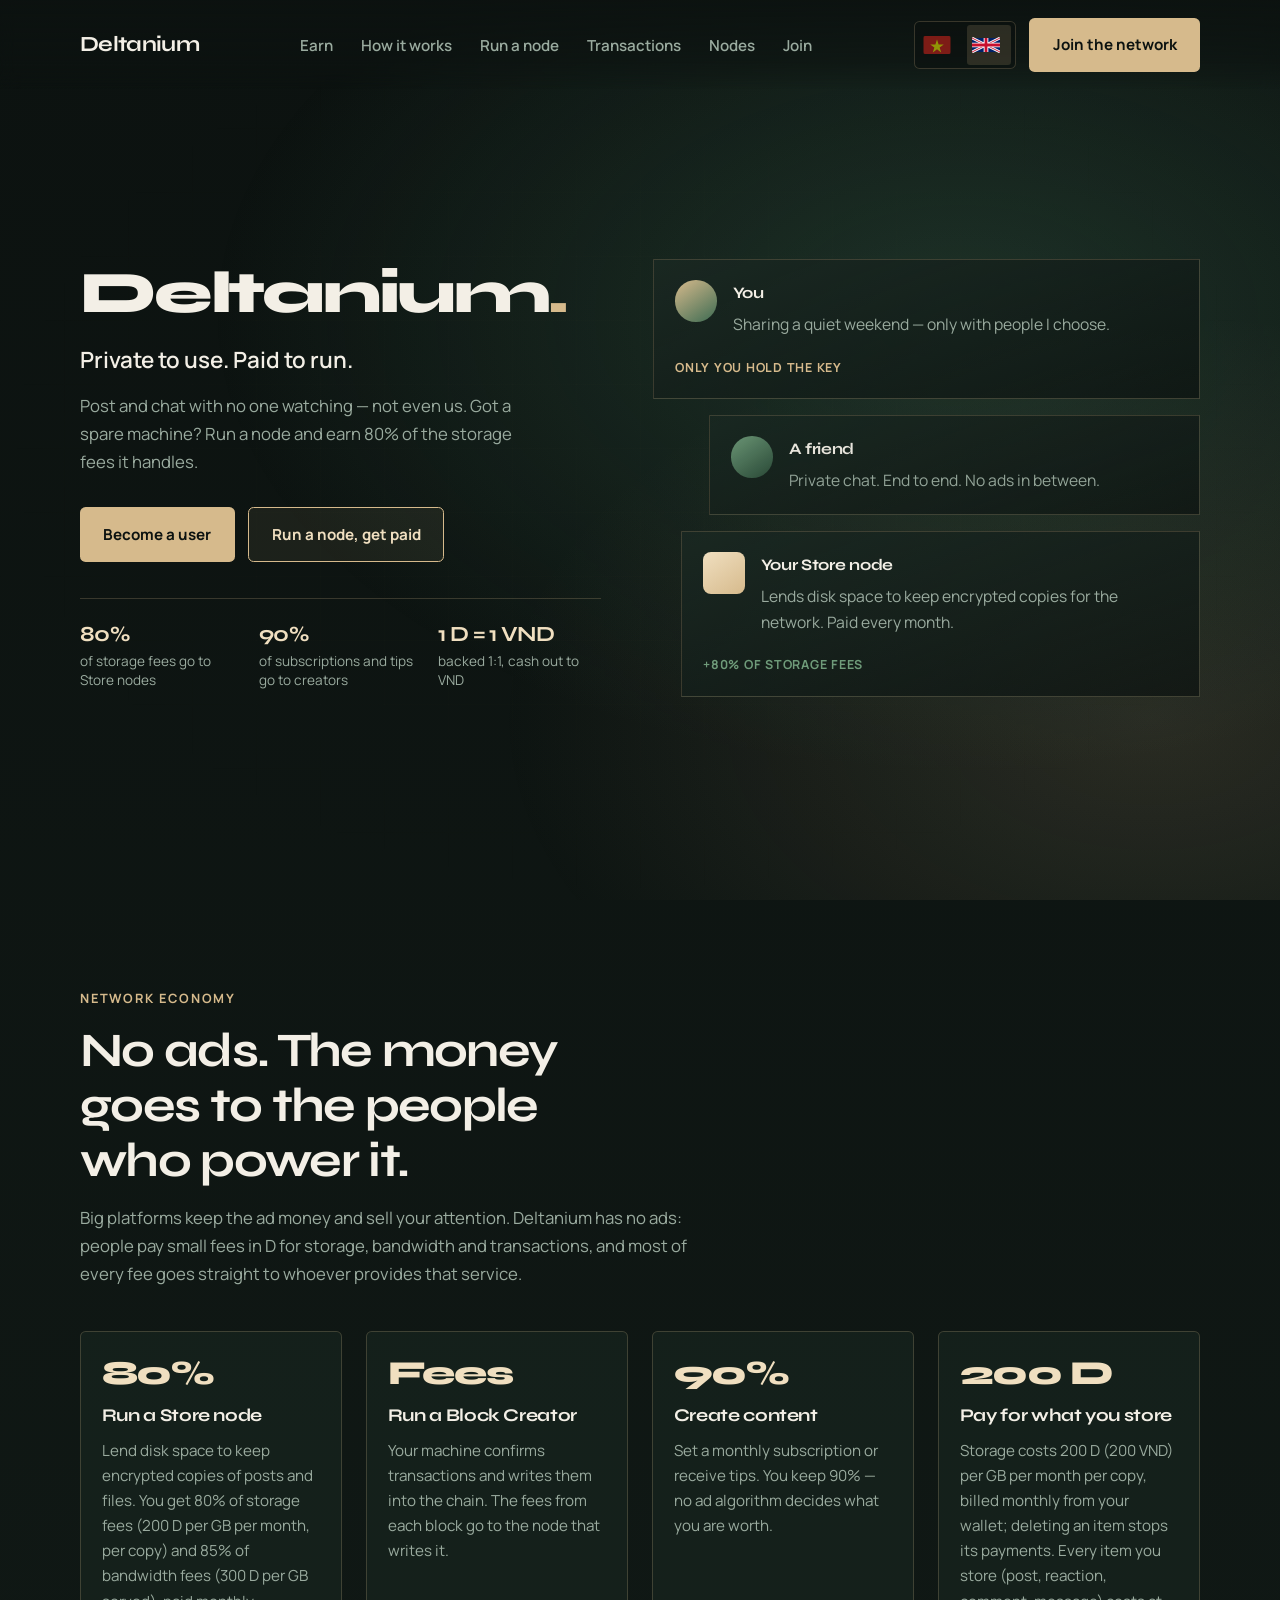
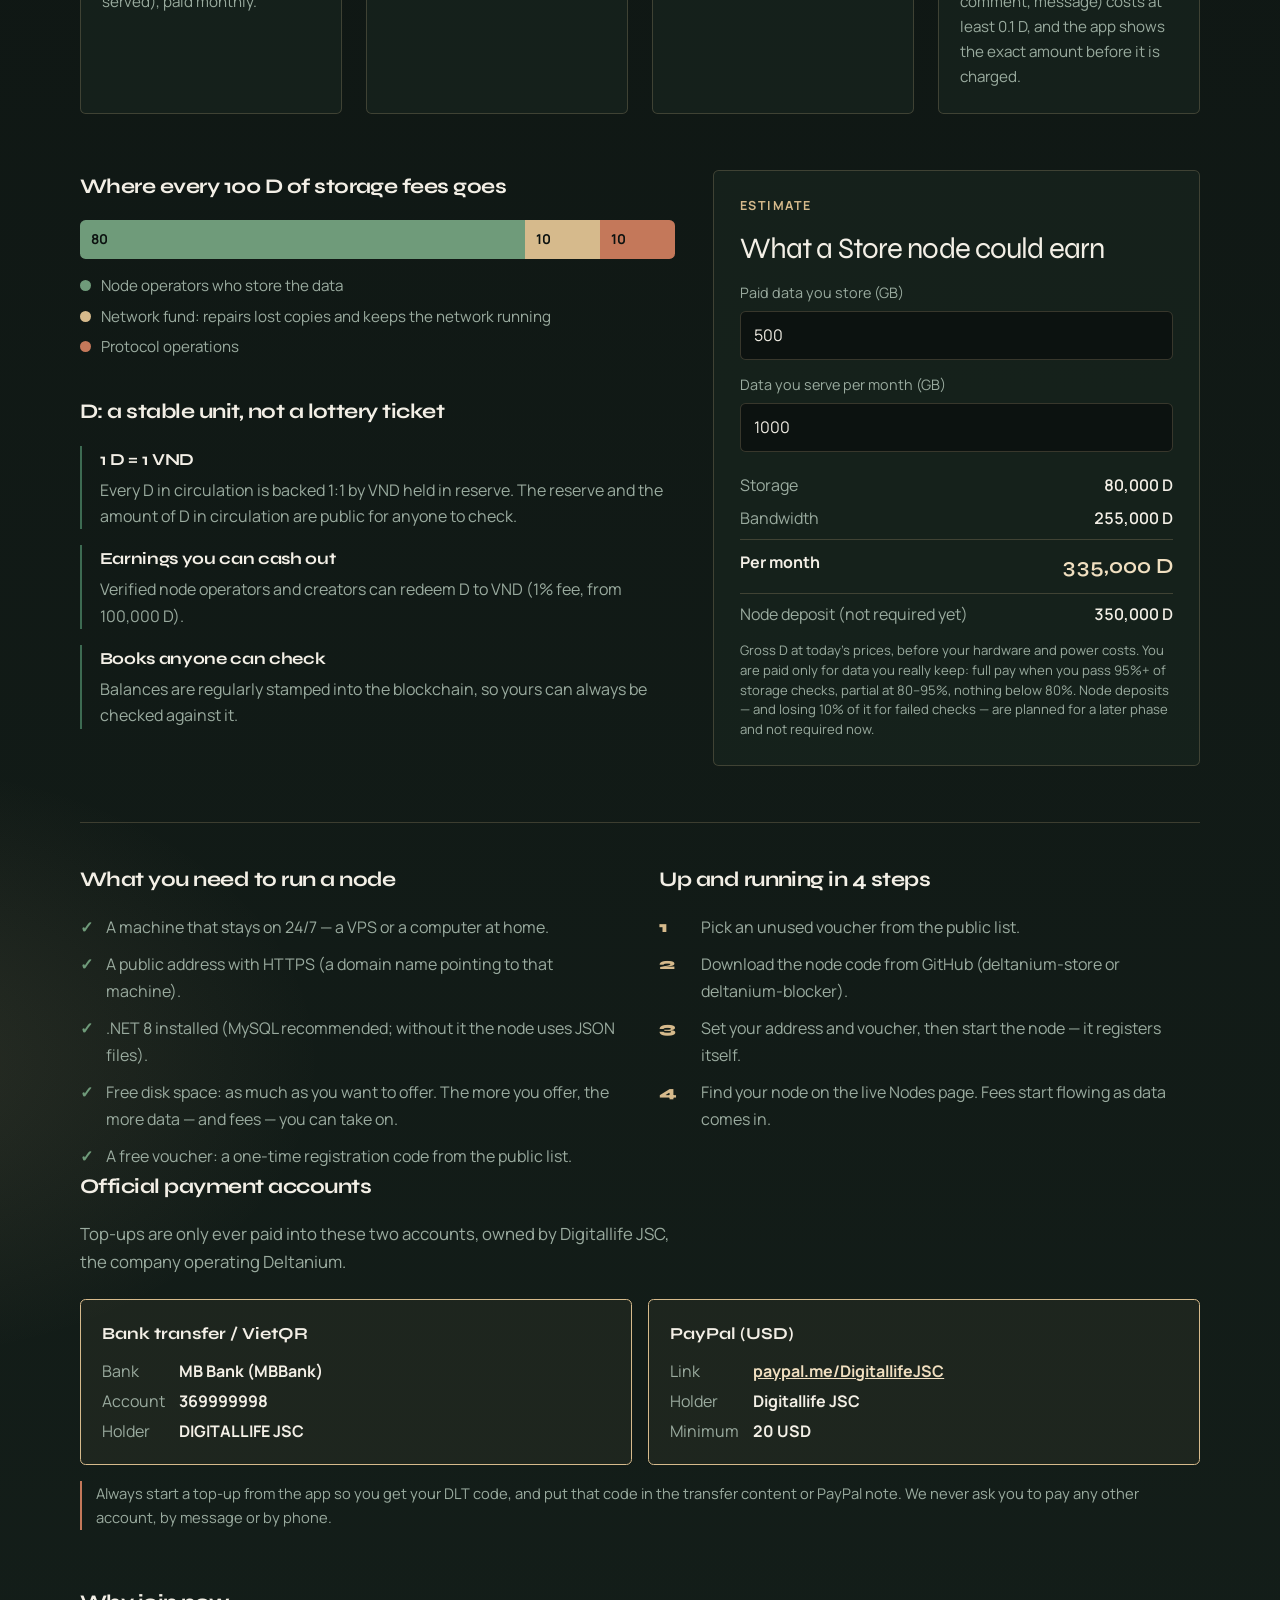
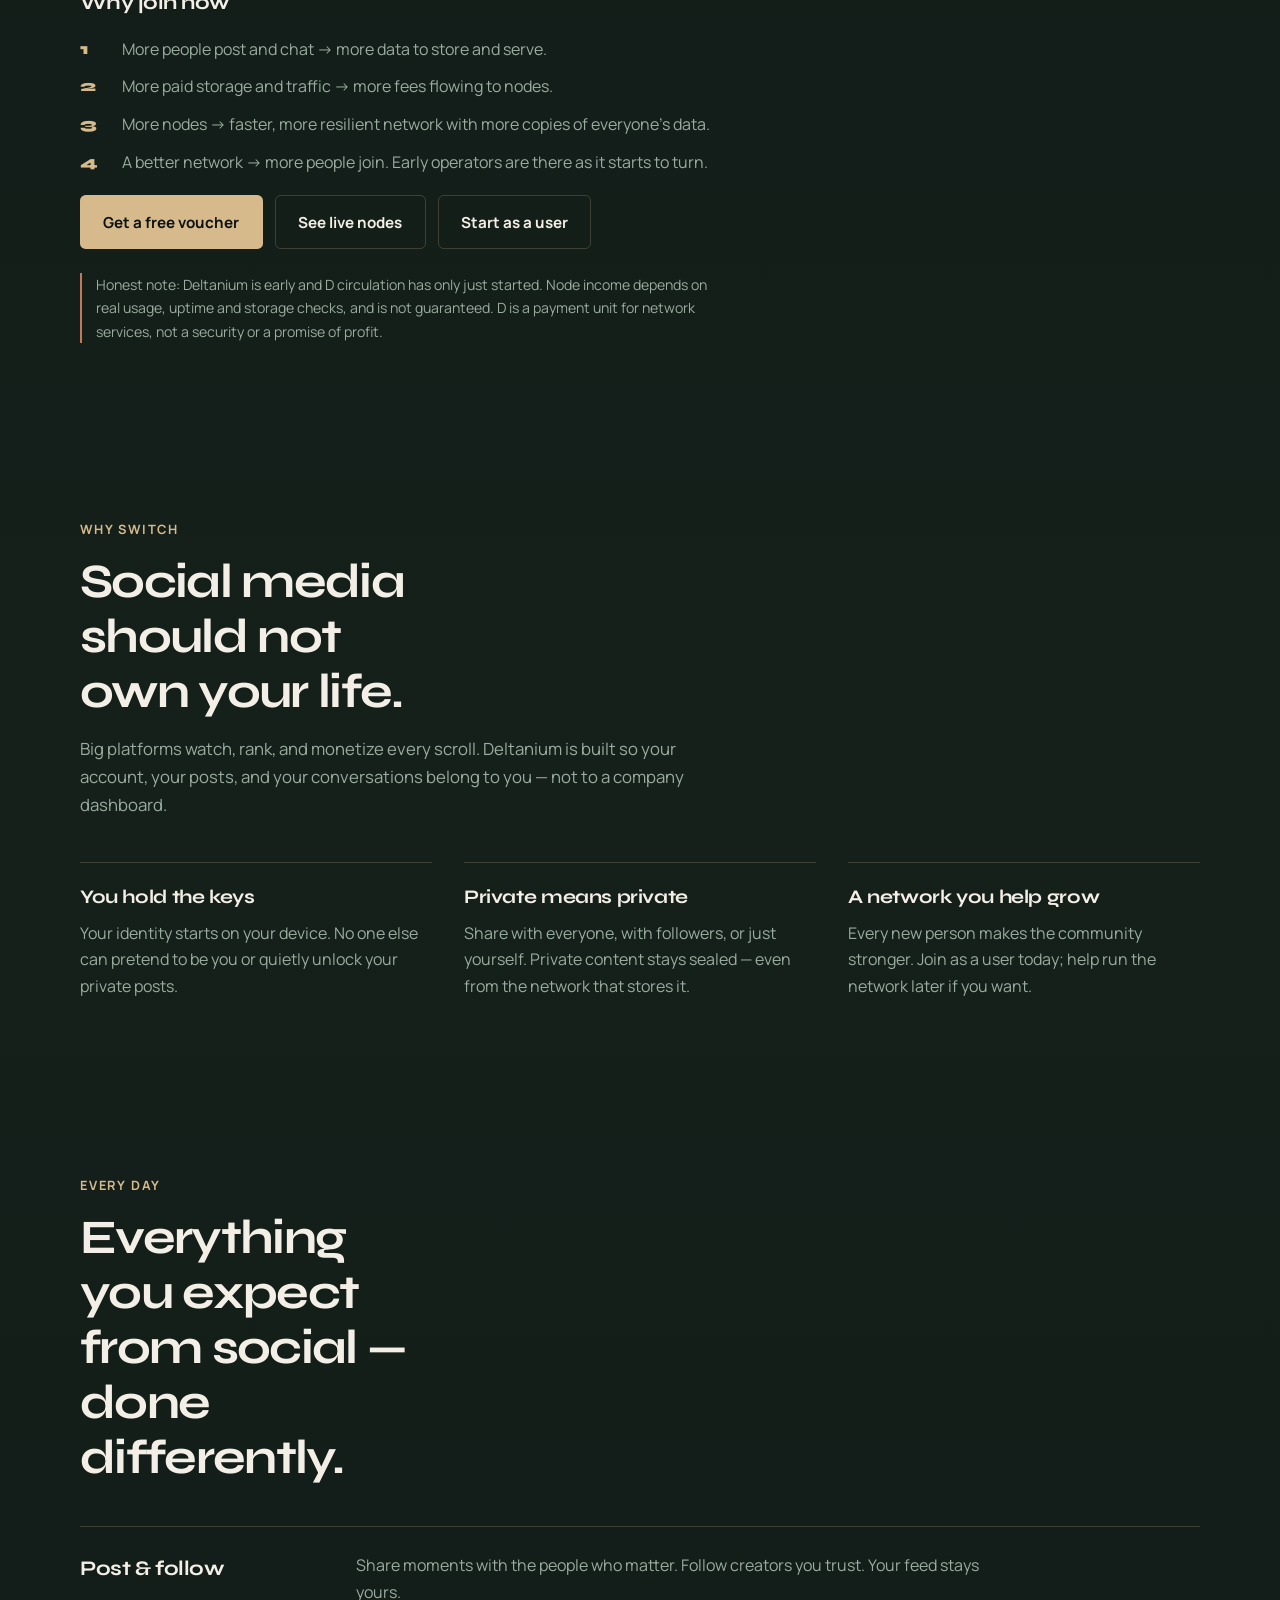
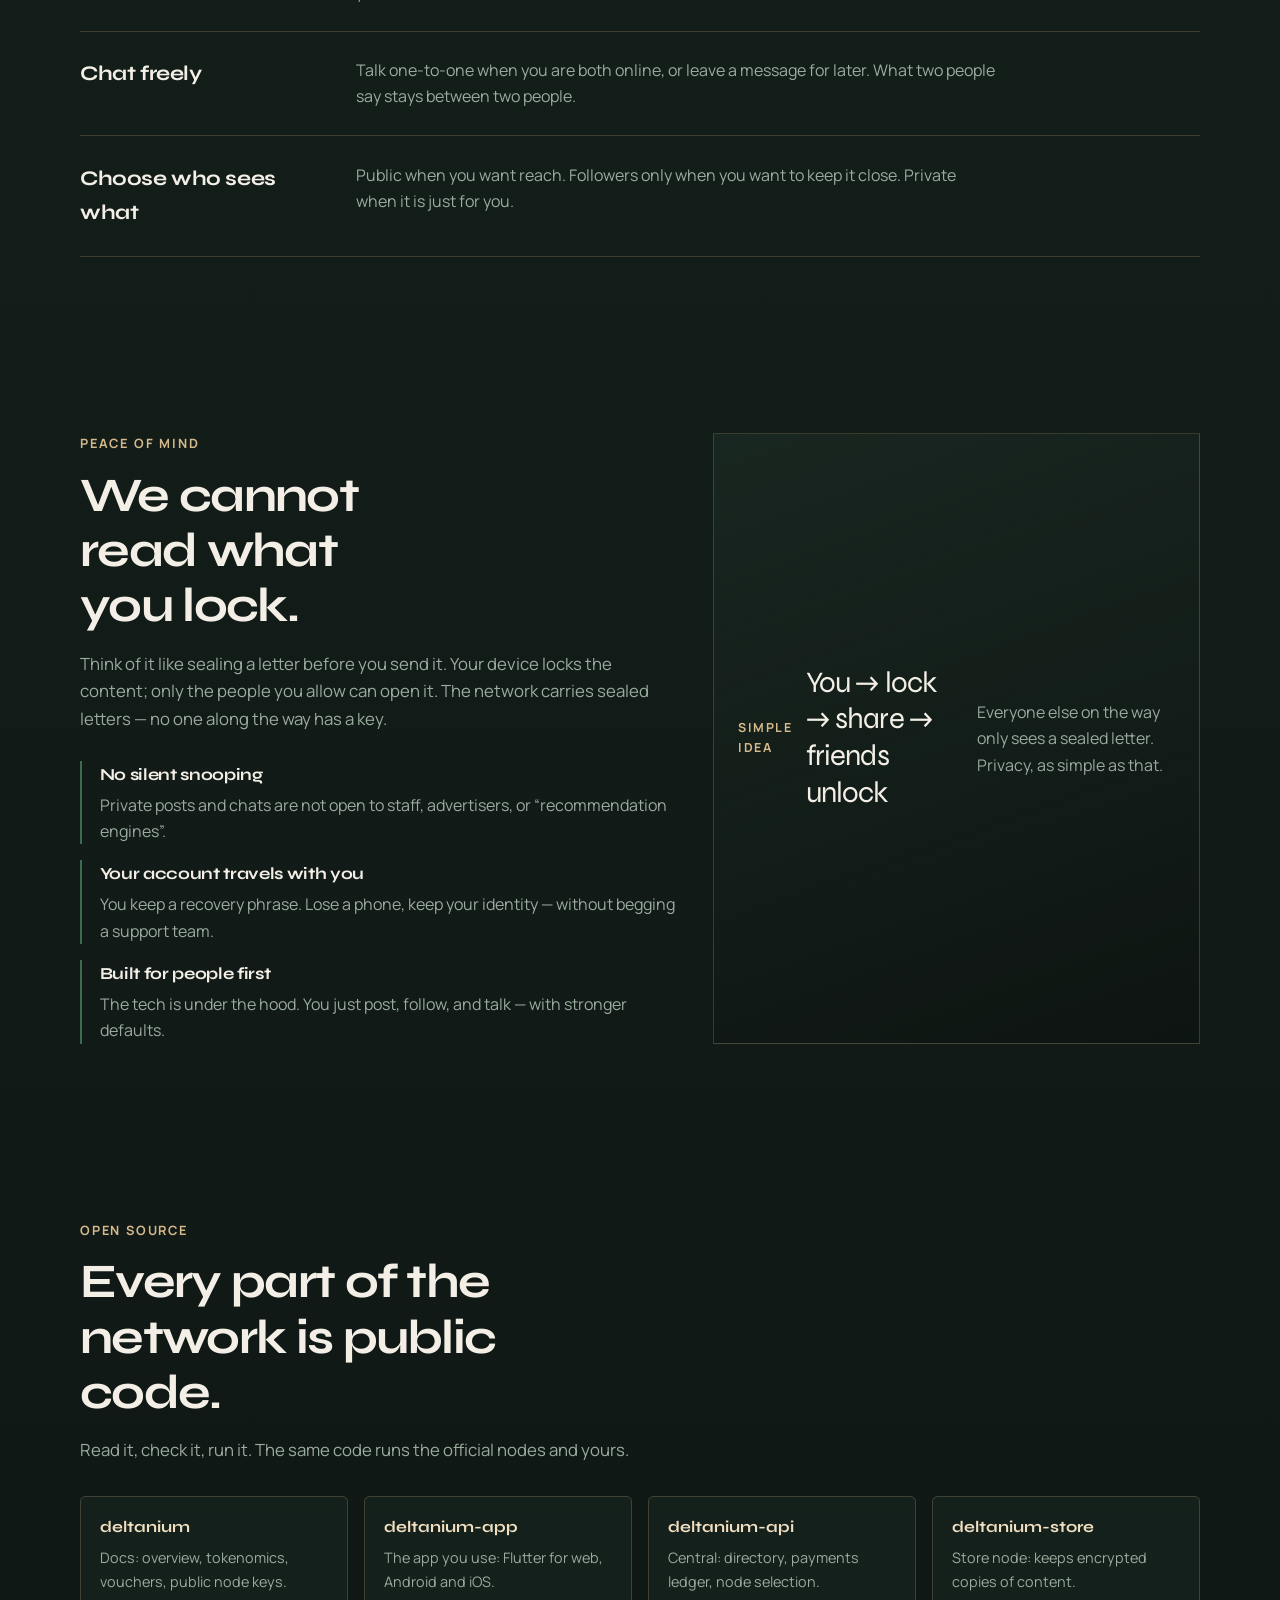
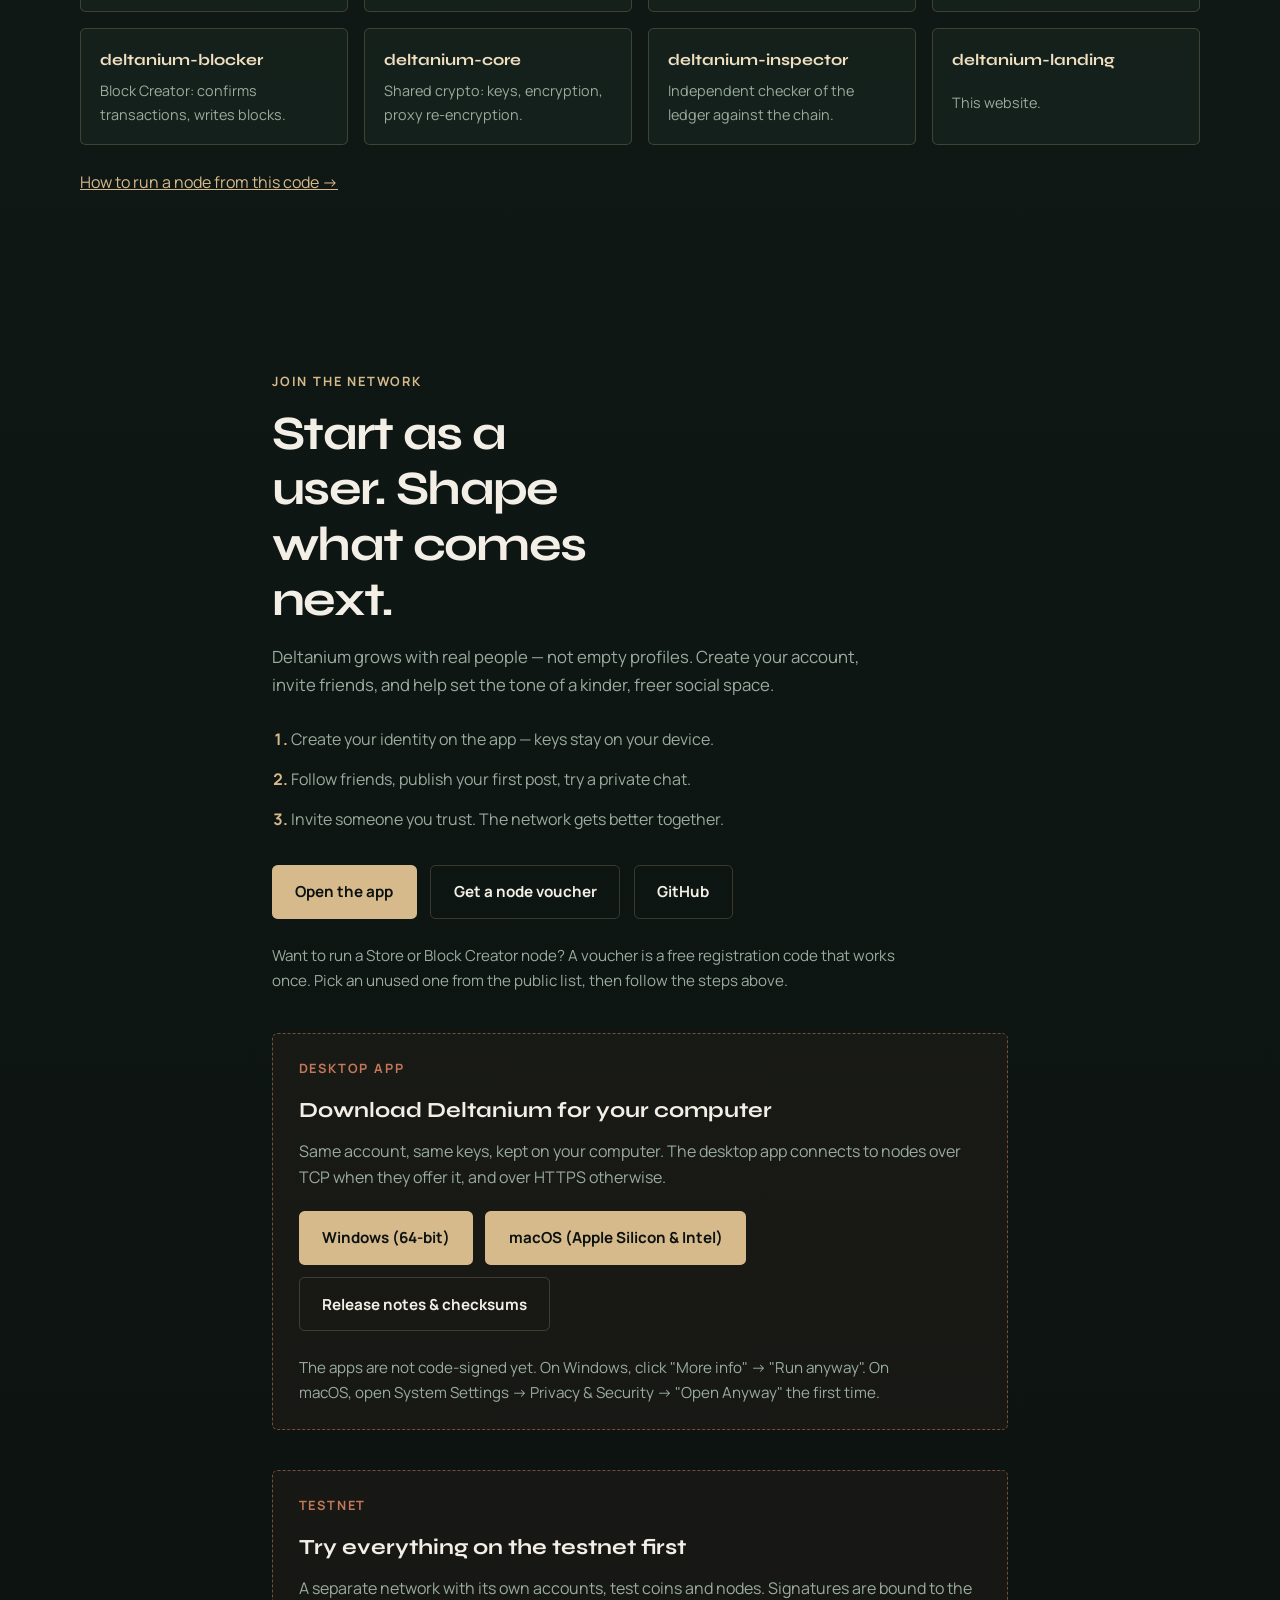
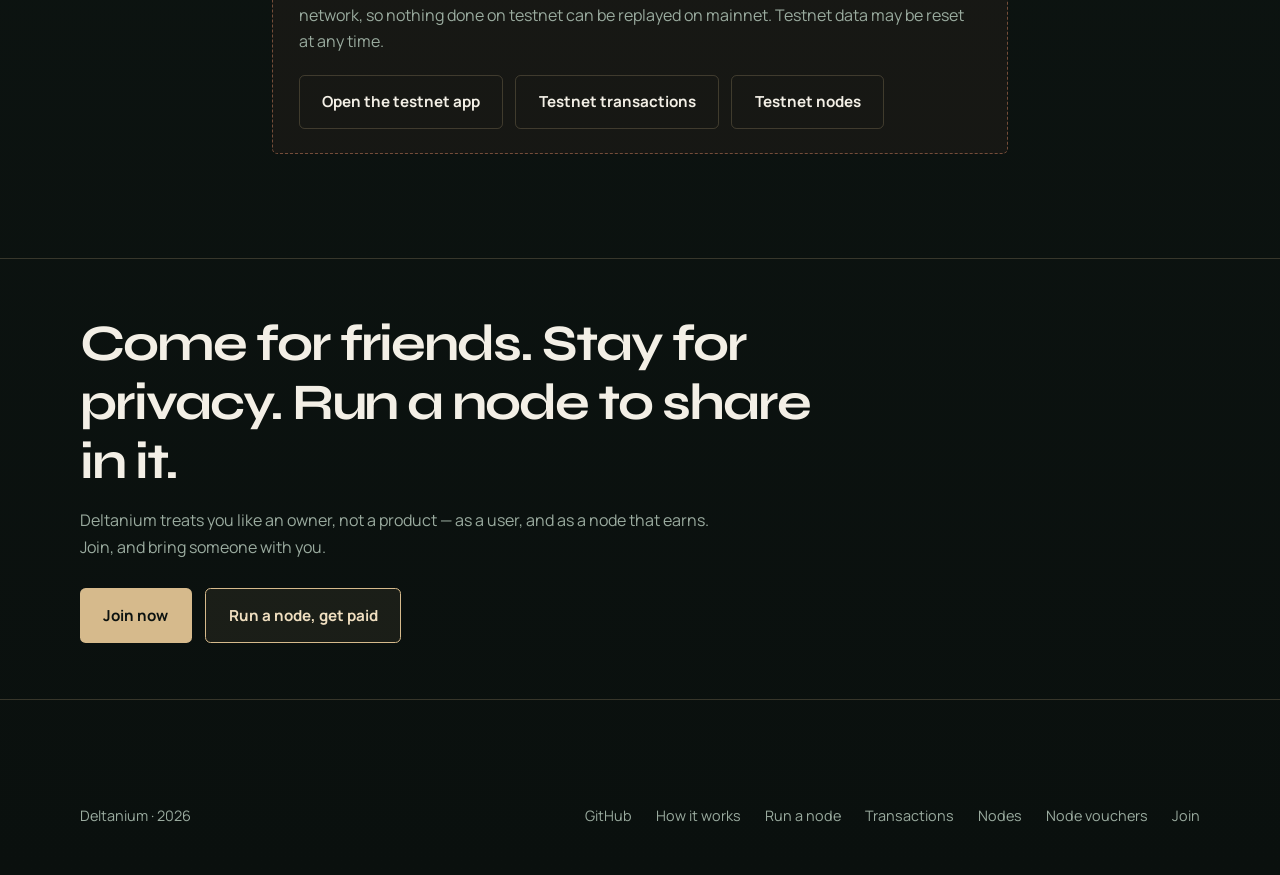
<file: wwwroot/index.html>
<!DOCTYPE html>
<html lang="en">

<head>
    <meta charset="UTF-8">
    <meta name="viewport" content="width=device-width, initial-scale=1.0">
    <title>Deltanium | Your social life, only yours</title>
    <meta name="description"
        content="Deltanium is a social network where you hold the keys. Post, follow, and chat without giving up your privacy.">
    <link rel="stylesheet" href="css/index.css?v=20261120a">
    <link rel="stylesheet" href="css/how.css?v=20261120a">
    <link rel="preconnect" href="https://fonts.googleapis.com">
    <link rel="preconnect" href="https://fonts.gstatic.com" crossorigin>
    <link href="https://fonts.googleapis.com/css2?family=Manrope:wght@400;600;700&family=Syne:wght@700;800&display=swap" rel="stylesheet">
</head>

<body>
    <header class="site-header">
        <div class="container nav-row">
            <a class="brand" href="#">Deltanium</a>
            <nav>
                <ul class="nav-links">
                    <li><a href="#economy" data-i18n="nav.economy">Earn</a></li>
                    <li><a href="how-it-works.html" data-i18n="nav.how">How it works</a></li>
                    <li><a href="node-setup.html" data-i18n="nav.setup">Run a node</a></li>
                    <li><a href="transactions.html" data-i18n="nav.txs">Transactions</a></li>
                    <li><a href="nodes.html" data-i18n="nav.nodes">Nodes</a></li>
                    <li><a href="#join" data-i18n="nav.join">Join</a></li>
                </ul>
            </nav>
            <div class="nav-actions">
                <div class="lang-switch" role="group" aria-label="Language">
                    <button type="button" class="lang-btn" data-lang="vi" title="Tiếng Việt" aria-label="Tiếng Việt">
                        <svg viewBox="0 0 30 20" width="28" height="18" aria-hidden="true">
                            <rect width="30" height="20" fill="#da251d"/>
                            <polygon points="15,4 16.8,9.5 22.5,9.5 17.9,12.8 19.7,18.2 15,14.8 10.3,18.2 12.1,12.8 7.5,9.5 13.2,9.5" fill="#ff0"/>
                        </svg>
                    </button>
                    <button type="button" class="lang-btn" data-lang="en" title="English" aria-label="English">
                        <svg viewBox="0 0 60 30" width="28" height="18" aria-hidden="true">
                            <rect width="60" height="30" fill="#012169"/>
                            <path d="M0,0 L60,30 M60,0 L0,30" stroke="#fff" stroke-width="6"/>
                            <path d="M0,0 L60,30 M60,0 L0,30" stroke="#C8102E" stroke-width="2"/>
                            <path d="M30,0 V30 M0,15 H60" stroke="#fff" stroke-width="10"/>
                            <path d="M30,0 V30 M0,15 H60" stroke="#C8102E" stroke-width="6"/>
                        </svg>
                    </button>
                </div>
                <a href="#join" class="btn btn-primary" data-i18n="nav.cta">Join the network</a>
            </div>
        </div>
    </header>

    <main>
        <section class="hero">
            <div class="hero-glow" aria-hidden="true"></div>
            <div class="container hero-grid">
                <div class="hero-copy">
                    <h1 class="hero-brand">Deltanium<em>.</em></h1>
                    <p class="hero-line" data-i18n="hero.line">The social network you own — and get paid to run.</p>
                    <p class="hero-sub" data-i18n="hero.sub">Post and chat privately: your keys stay with you and we never read your private content. Or run a node and earn most of the fees the network collects — no ads, no data sold.</p>
                    <div class="hero-actions">
                        <a href="#join" class="btn btn-primary" data-i18n="hero.cta1">Become a user</a>
                        <a href="#economy" class="btn btn-earn" data-i18n="hero.cta.node">Run a node, earn fees</a>
                    </div>
                    <ul class="hero-stats">
                        <li><strong>80%</strong><span data-i18n="hero.stat1">of storage fees go to Store nodes</span></li>
                        <li><strong>90%</strong><span data-i18n="hero.stat2">of subscriptions and tips go to creators</span></li>
                        <li><strong>1 D = 1 VND</strong><span data-i18n="hero.stat3">backed 1:1, cash out to VND</span></li>
                    </ul>
                </div>
                <div class="hero-visual" aria-hidden="true">
                    <div class="story-card story-card-a">
                        <div class="story-avatar"></div>
                        <div class="story-lines">
                            <span class="story-name" data-i18n="visual.name">You</span>
                            <span class="story-body" data-i18n="visual.post">Sharing a quiet weekend — only with people I choose.</span>
                        </div>
                        <span class="story-seal" data-i18n="visual.seal">Only you hold the key</span>
                    </div>
                    <div class="story-card story-card-b">
                        <div class="story-avatar story-avatar-b"></div>
                        <div class="story-lines">
                            <span class="story-name" data-i18n="visual.friend">A friend</span>
                            <span class="story-body" data-i18n="visual.chat">Private chat. End to end. No ads in between.</span>
                        </div>
                    </div>
                    <div class="story-card story-card-node">
                        <div class="story-avatar story-avatar-node"></div>
                        <div class="story-lines">
                            <span class="story-name" data-i18n="visual.node">Your Store node</span>
                            <span class="story-body" data-i18n="visual.nodebody">Keeps encrypted copies for the network. Paid monthly from storage escrow.</span>
                        </div>
                        <span class="story-seal story-seal-earn" data-i18n="visual.nodeseal">+80% of storage fees</span>
                    </div>
                </div>
            </div>
        </section>

        <section id="economy" class="block">
            <div class="container">
                <p class="block-kicker" data-i18n="eco.kicker">Network economy</p>
                <h2 class="block-title econ-title" data-i18n="eco.title">A social network that pays the people who run it.</h2>
                <p class="block-copy" data-i18n="eco.copy">Big platforms keep the ad money and sell your attention. Deltanium has no ads: people pay small fees in D for storage, bandwidth and transactions, and most of every fee goes straight to whoever provides that service.</p>

                <div class="econ-grid">
                    <article class="econ-card">
                        <p class="econ-share">80%</p>
                        <h3 data-i18n="eco.store.t">Run a Store node</h3>
                        <p data-i18n="eco.store.p">Keep encrypted copies of posts and files. You earn 80% of storage fees (200 D per GB per month, per copy) and 85% of bandwidth fees (300 D per GB served), released monthly from escrow.</p>
                    </article>
                    <article class="econ-card">
                        <p class="econ-share" data-i18n="eco.blocker.share">Fees</p>
                        <h3 data-i18n="eco.blocker.t">Run a Block Creator</h3>
                        <p data-i18n="eco.blocker.p">Validate and seal transactions into blocks. Transaction fees collect in the block fee pool and are paid to the Block Creator that seals the block.</p>
                    </article>
                    <article class="econ-card">
                        <p class="econ-share">90%</p>
                        <h3 data-i18n="eco.creator.t">Create content</h3>
                        <p data-i18n="eco.creator.p">Set a monthly subscription or receive tips. You keep 90% — no ad algorithm decides what you are worth.</p>
                    </article>
                    <article class="econ-card">
                        <p class="econ-share">200 D</p>
                        <h3 data-i18n="eco.user.t">Pay for what you store</h3>
                        <p data-i18n="eco.user.p">Storage costs 200 D (200 VND) per GB per month per copy, billed monthly from your wallet; deleting an item stops its payments. Every item you store (post, reaction, comment, message) costs at least 0.1 D, and the app shows the exact amount before it is charged.</p>
                    </article>
                </div>

                <div class="split econ-split">
                    <div>
                        <h3 class="econ-h3" data-i18n="eco.flow.t">Where every 100 D of storage fees goes</h3>
                        <div class="econ-bar" role="img" aria-label="80 node, 10 network fund, 10 protocol">
                            <span class="econ-bar-node" style="flex:80">80</span>
                            <span class="econ-bar-fund" style="flex:10">10</span>
                            <span class="econ-bar-ops" style="flex:10">10</span>
                        </div>
                        <ul class="econ-legend">
                            <li><i class="dot dot-node"></i><span data-i18n="eco.flow.node">Node operators who store the data</span></li>
                            <li><i class="dot dot-fund"></i><span data-i18n="eco.flow.fund">Network fund: repairs lost copies and keeps the network running</span></li>
                            <li><i class="dot dot-ops"></i><span data-i18n="eco.flow.ops">Protocol operations</span></li>
                        </ul>

                        <h3 class="econ-h3" data-i18n="eco.d.t">D: a stable unit, not a lottery ticket</h3>
                        <ul class="plain-list">
                            <li>
                                <strong data-i18n="eco.d1.t">1 D = 1 VND</strong>
                                <span data-i18n="eco.d1.p">Every D in circulation is backed 1:1 by VND in reserve. The reserve and circulating supply are public (api.deltanium.com/api/wallet/reserve).</span>
                            </li>
                            <li>
                                <strong data-i18n="eco.d2.t">Earnings you can cash out</strong>
                                <span data-i18n="eco.d2.p">Verified node operators and creators can redeem D to VND (1% fee, from 100,000 D).</span>
                            </li>
                            <li>
                                <strong data-i18n="eco.d3.t">Books anyone can check</strong>
                                <span data-i18n="eco.d3.p">The ledger is anchored into blocks, so balances can be proven against the chain.</span>
                            </li>
                        </ul>
                    </div>

                    <aside class="quiet-panel econ-calc" aria-labelledby="calc-title">
                        <p class="quiet-label" data-i18n="eco.calc.kicker">Estimate</p>
                        <p class="quiet-title" id="calc-title" data-i18n="eco.calc.t">What a Store node could earn</p>
                        <label class="econ-field">
                            <span data-i18n="eco.calc.stored">Paid data you store (GB)</span>
                            <input id="calc-stored" type="number" min="0" step="10" value="500" inputmode="numeric">
                        </label>
                        <label class="econ-field">
                            <span data-i18n="eco.calc.served">Data you serve per month (GB)</span>
                            <input id="calc-served" type="number" min="0" step="10" value="1000" inputmode="numeric">
                        </label>
                        <dl class="econ-out">
                            <div><dt data-i18n="eco.calc.storage">Storage</dt><dd id="calc-out-storage">–</dd></div>
                            <div><dt data-i18n="eco.calc.bandwidth">Bandwidth</dt><dd id="calc-out-bw">–</dd></div>
                            <div class="econ-total"><dt data-i18n="eco.calc.total">Per month</dt><dd id="calc-out-total">–</dd></div>
                            <div><dt data-i18n="eco.calc.bond">Bond to post</dt><dd id="calc-out-bond">–</dd></div>
                        </dl>
                        <p class="quiet-copy econ-fine" data-i18n="eco.calc.note">Gross D at today's prices, before your hardware and power costs. Paid only for data that actually exists on the network: full pay at 95%+ passed storage checks, partial at 80–95%, nothing below 80% plus a 10% bond slash.</p>
                    </aside>
                </div>

                <div class="econ-need">
                    <div>
                        <h3 class="econ-h3" data-i18n="eco.need.t">What you need to run a node</h3>
                        <ul class="econ-checks">
                            <li data-i18n="eco.need.r1">A machine that stays on 24/7 — a VPS or a computer at home.</li>
                            <li data-i18n="eco.need.r2">A public address with HTTPS (a domain name pointing to that machine).</li>
                            <li data-i18n="eco.need.r3">.NET 8 and MySQL installed.</li>
                            <li data-i18n="eco.need.r4">Free disk space: as much as you want to offer.</li>
                            <li data-i18n="eco.need.r5">A free voucher: a one-time registration code from the public list.</li>
                        </ul>
                    </div>
                    <div>
                        <h3 class="econ-h3" data-i18n="eco.steps.t">Up and running in 4 steps</h3>
                        <ol class="econ-steps">
                            <li data-i18n="eco.steps.s1">Pick an unused voucher from the public list.</li>
                            <li data-i18n="eco.steps.s2">Download the node code from GitHub.</li>
                            <li data-i18n="eco.steps.s3">Set your address and voucher, then start the node — it registers itself.</li>
                            <li data-i18n="eco.steps.s4">Find your node on the live Nodes page.</li>
                        </ol>
                        <div class="econ-live" id="econ-live" hidden>
                            <p class="quiet-label" data-i18n="eco.live.label">Live on mainnet now</p>
                            <p class="econ-live-nums"><strong id="live-stores">–</strong> <span data-i18n="eco.live.stores">Store nodes</span> · <strong id="live-blockers">–</strong> <span data-i18n="eco.live.blockers">Block Creators</span></p>
                            <p class="econ-fine" data-i18n="eco.live.note">The network is small — early nodes take a bigger share of new data.</p>
                        </div>
                    </div>
                </div>

                <div class="acct-block" id="accounts">
                    <h3 class="econ-h3" data-i18n="acct.title">Official payment accounts</h3>
                    <p class="block-copy" data-i18n="acct.copy">Top-ups are only ever paid into these two accounts, owned by Digitallife JSC, the company operating Deltanium.</p>
                    <div class="acct-grid">
                        <div class="acct-card">
                            <h3 data-i18n="acct.bank.t">Bank transfer / VietQR</h3>
                            <dl>
                                <dt data-i18n="acct.bank">Bank</dt><dd>MB Bank (MBBank)</dd>
                                <dt data-i18n="acct.no">Account</dt><dd>369999998</dd>
                                <dt data-i18n="acct.holder">Holder</dt><dd>DIGITALLIFE JSC</dd>
                            </dl>
                        </div>
                        <div class="acct-card">
                            <h3 data-i18n="acct.pp.t">PayPal (USD)</h3>
                            <dl>
                                <dt data-i18n="acct.link">Link</dt><dd><a href="https://paypal.me/DigitallifeJSC" target="_blank" rel="noopener">paypal.me/DigitallifeJSC</a></dd>
                                <dt data-i18n="acct.holder">Holder</dt><dd>Digitallife JSC</dd>
                                <dt data-i18n="acct.min">Minimum</dt><dd>20 USD</dd>
                            </dl>
                        </div>
                    </div>
                    <p class="acct-warn" data-i18n="acct.warn">Always start a top-up from the app so you get your DLT code, and put that code in the transfer content or PayPal note. We never ask you to pay any other account, by message or by phone.</p>
                </div>

                <div class="econ-flywheel">
                    <h3 class="econ-h3" data-i18n="eco.grow.t">Why grow the network now</h3>
                    <ol class="econ-steps">
                        <li data-i18n="eco.grow.s1">More people post and chat → more data to store and serve.</li>
                        <li data-i18n="eco.grow.s2">More paid storage and traffic → more fees flowing to nodes.</li>
                        <li data-i18n="eco.grow.s3">More nodes → faster, more resilient network with more copies of everyone's data.</li>
                        <li data-i18n="eco.grow.s4">A better network → more people join. Early operators are there as it starts to turn.</li>
                    </ol>
                    <div class="testnet-actions">
                        <a href="https://github.com/dlvstudio/deltanium/blob/main/VOUCHERS.md" class="btn btn-primary" data-i18n="eco.cta.node">Get a node voucher</a>
                        <a href="nodes.html" class="btn btn-ghost" data-i18n="eco.cta.nodes">See live nodes</a>
                        <a href="https://app.deltanium.com" class="btn btn-ghost" data-i18n="eco.cta.app">Start as a user</a>
                    </div>
                    <p class="join-note econ-risk" data-i18n="eco.risk">Honest note: Deltanium is early and D circulation has only just started. Node income depends on real usage, uptime and storage checks, and is not guaranteed. D is a payment unit for network services, not a security or a promise of profit.</p>
                </div>
            </div>
        </section>

        <section id="why" class="block">
            <div class="container">
                <p class="block-kicker" data-i18n="why.kicker">Why switch</p>
                <h2 class="block-title" data-i18n="why.title">Social media should not own your life.</h2>
                <p class="block-copy" data-i18n="why.copy">Big platforms watch, rank, and monetize every scroll. Deltanium is built so your account, your posts, and your conversations belong to you — not to a company dashboard.</p>
                <div class="promise-grid">
                    <article class="promise">
                        <h3 data-i18n="why.p1.t">You hold the keys</h3>
                        <p data-i18n="why.p1.p">Your identity starts on your device. No one else can pretend to be you or quietly unlock your private posts.</p>
                    </article>
                    <article class="promise">
                        <h3 data-i18n="why.p2.t">Private means private</h3>
                        <p data-i18n="why.p2.p">Share with everyone, with followers, or just yourself. Private content stays sealed — even from the network that stores it.</p>
                    </article>
                    <article class="promise">
                        <h3 data-i18n="why.p3.t">A network you help grow</h3>
                        <p data-i18n="why.p3.p">Every new person makes the community stronger. Join as a user today; help run the network later if you want.</p>
                    </article>
                </div>
            </div>
        </section>

        <section id="features" class="block">
            <div class="container">
                <p class="block-kicker" data-i18n="feat.kicker">Everyday use</p>
                <h2 class="block-title" data-i18n="feat.title">Everything you expect from social — done differently.</h2>
                <div class="feature-rows">
                    <article class="feature-row">
                        <h3 data-i18n="feat.f1.t">Post &amp; follow</h3>
                        <p data-i18n="feat.f1.p">Share moments with the people who matter. Follow creators you trust. Your feed stays yours.</p>
                    </article>
                    <article class="feature-row">
                        <h3 data-i18n="feat.f2.t">Chat freely</h3>
                        <p data-i18n="feat.f2.p">Talk one-to-one when you are both online, or leave a message for later. Conversations stay between you.</p>
                    </article>
                    <article class="feature-row">
                        <h3 data-i18n="feat.f3.t">Choose who sees what</h3>
                        <p data-i18n="feat.f3.p">Public when you want reach. Followers-only when you want a circle. Private when it is just for you.</p>
                    </article>
                </div>
            </div>
        </section>

        <section id="privacy" class="block">
            <div class="container split">
                <div>
                    <p class="block-kicker" data-i18n="priv.kicker">Peace of mind</p>
                    <h2 class="block-title" data-i18n="priv.title">We cannot read what you lock.</h2>
                    <p class="block-copy" data-i18n="priv.copy">Think of it like sealing a letter before you send it. Your device locks the content; only the people you allow can open it. The network moves sealed packages — it does not hold the letter opener.</p>
                    <ul class="plain-list">
                        <li>
                            <strong data-i18n="priv.l1.t">No silent snooping</strong>
                            <span data-i18n="priv.l1.p">Private posts and chats are not open to staff, advertisers, or “recommendation engines”.</span>
                        </li>
                        <li>
                            <strong data-i18n="priv.l2.t">Your account travels with you</strong>
                            <span data-i18n="priv.l2.p">You keep a recovery phrase. Lose a phone, keep your identity — without begging a support team.</span>
                        </li>
                        <li>
                            <strong data-i18n="priv.l3.t">Built for people first</strong>
                            <span data-i18n="priv.l3.p">The tech is under the hood. You just post, follow, and talk — with stronger defaults.</span>
                        </li>
                    </ul>
                </div>
                <aside class="diagram quiet-panel">
                    <p class="quiet-label" data-i18n="priv.panel.kicker">Simple idea</p>
                    <p class="quiet-title" data-i18n="priv.panel.title">You → lock → share → friends unlock</p>
                    <p class="quiet-copy" data-i18n="priv.panel.copy">Everyone else on the path only sees a sealed package. That is the whole privacy story.</p>
                </aside>
            </div>
        </section>

        <section id="open" class="block">
            <div class="container">
                <p class="block-kicker" data-i18n="open.kicker">Open source</p>
                <h2 class="block-title econ-title" data-i18n="open.title">Every part of the network is public code.</h2>
                <p class="block-copy" data-i18n="open.copy">Read it, check it, run it. The same code runs the official nodes and yours.</p>
                <div class="repo-grid">
                    <a class="repo-card" href="https://github.com/dlvstudio/deltanium" target="_blank" rel="noopener"><strong>deltanium</strong><span data-i18n="repo.docs">Docs: overview, tokenomics, vouchers, public node keys.</span></a>
                    <a class="repo-card" href="https://github.com/dlvstudio/deltanium-app" target="_blank" rel="noopener"><strong>deltanium-app</strong><span data-i18n="repo.app">The app you use: Flutter for web, Android and iOS.</span></a>
                    <a class="repo-card" href="https://github.com/dlvstudio/deltanium-api" target="_blank" rel="noopener"><strong>deltanium-api</strong><span data-i18n="repo.api">Central: directory, payments ledger, node selection.</span></a>
                    <a class="repo-card" href="https://github.com/dlvstudio/deltanium-store" target="_blank" rel="noopener"><strong>deltanium-store</strong><span data-i18n="repo.store">Store node: keeps encrypted copies of content.</span></a>
                    <a class="repo-card" href="https://github.com/dlvstudio/deltanium-blocker" target="_blank" rel="noopener"><strong>deltanium-blocker</strong><span data-i18n="repo.blocker">Block Creator: confirms transactions, writes blocks.</span></a>
                    <a class="repo-card" href="https://github.com/dlvstudio/deltanium-core" target="_blank" rel="noopener"><strong>deltanium-core</strong><span data-i18n="repo.core">Shared crypto: keys, encryption, proxy re-encryption.</span></a>
                    <a class="repo-card" href="https://github.com/dlvstudio/deltanium-inspector" target="_blank" rel="noopener"><strong>deltanium-inspector</strong><span data-i18n="repo.inspector">Independent checker of the ledger against the chain.</span></a>
                    <a class="repo-card" href="https://github.com/dlvstudio/deltanium-landing" target="_blank" rel="noopener"><strong>deltanium-landing</strong><span data-i18n="repo.landing">This website.</span></a>
                </div>
                <p class="how-note"><a href="node-setup.html" data-i18n="open.setup">How to run a node from this code →</a></p>
            </div>
        </section>

        <section id="join" class="block">
            <div class="container join-panel">
                <p class="block-kicker" data-i18n="join.kicker">Join the network</p>
                <h2 class="block-title" data-i18n="join.title">Start as a user. Shape what comes next.</h2>
                <p class="block-copy" data-i18n="join.copy">Deltanium grows with real people — not empty profiles. Create your account, invite friends, and help set the tone of a kinder, freer social space.</p>
                <ol class="join-steps">
                    <li data-i18n="join.s1">Create your identity on the app — keys stay on your device.</li>
                    <li data-i18n="join.s2">Follow friends, publish your first post, try a private chat.</li>
                    <li data-i18n="join.s3">Invite someone you trust. The network gets better together.</li>
                </ol>
                <div class="hero-actions" style="margin-top: 2rem;">
                    <a href="https://app.deltanium.com" class="btn btn-primary" data-i18n="join.cta1">Open the app</a>
                    <a href="https://github.com/dlvstudio/deltanium/blob/main/VOUCHERS.md" class="btn btn-ghost" data-i18n="join.cta2">Get a node voucher</a>
                    <a href="https://github.com/dlvstudio" class="btn btn-ghost" data-i18n="join.cta3">GitHub</a>
                </div>
                <p class="join-note" data-i18n="join.note">Want to run a Store or Block Creator node? Grab a one-shot voucher from the public list, then follow the register steps.</p>

                <div class="testnet-card" id="download">
                    <p class="block-kicker" data-i18n="dl.kicker">Desktop app</p>
                    <h3 data-i18n="dl.title">Download Deltanium for your computer</h3>
                    <p data-i18n="dl.copy">Same account, same keys, kept on your computer. The desktop app connects to nodes over TCP when they offer it, and over HTTPS otherwise.</p>
                    <div class="testnet-actions">
                        <a href="https://github.com/dlvstudio/deltanium-app/releases/latest/download/Deltanium-Windows-x64.zip" class="btn btn-primary" data-i18n="dl.win">Windows (64-bit)</a>
                        <a href="https://github.com/dlvstudio/deltanium-app/releases/latest/download/Deltanium-macOS.dmg" class="btn btn-primary" data-i18n="dl.mac">macOS (Apple Silicon &amp; Intel)</a>
                        <a href="https://github.com/dlvstudio/deltanium-app/releases/latest" class="btn btn-ghost" data-i18n="dl.all">Release notes &amp; checksums</a>
                    </div>
                    <p class="join-note" data-i18n="dl.note">The apps are not code-signed yet. On Windows, click "More info" → "Run anyway". On macOS, open System Settings → Privacy &amp; Security → "Open Anyway" the first time.</p>
                </div>

                <div class="testnet-card">
                    <p class="block-kicker" data-i18n="testnet.kicker">Testnet</p>
                    <h3 data-i18n="testnet.title">Try everything on the testnet first</h3>
                    <p data-i18n="testnet.copy">A separate network with its own accounts, test coins and nodes. Signatures are bound to the network, so nothing done on testnet can be replayed on mainnet. Testnet data may be reset at any time.</p>
                    <div class="testnet-actions">
                        <a href="https://testnet-app.deltanium.com" class="btn btn-ghost" data-i18n="testnet.app">Open the testnet app</a>
                        <a href="transactions.html?net=testnet" class="btn btn-ghost" data-i18n="testnet.txs">Testnet transactions</a>
                        <a href="nodes.html?net=testnet" class="btn btn-ghost" data-i18n="testnet.nodes">Testnet nodes</a>
                    </div>
                </div>
            </div>
        </section>

        <section class="cta-band">
            <div class="container cta">
                <h2 data-i18n="cta.title">Come for friends. Stay for privacy. Run a node to share in it.</h2>
                <p data-i18n="cta.copy">Deltanium is social media that treats you like an owner — not a product. Join the network and bring someone with you.</p>
                <div class="hero-actions">
                    <a href="#join" class="btn btn-primary" data-i18n="cta.review">Join now</a>
                    <a href="#economy" class="btn btn-earn" data-i18n="cta.operate">Run a node, get paid</a>
                </div>
            </div>
        </section>
    </main>

    <footer class="site-footer">
        <div class="container footer-row">
            <div>Deltanium · 2026</div>
            <div style="display:flex; gap:1.5rem;">
                <a href="https://github.com/dlvstudio">GitHub</a>
                <a href="how-it-works.html" data-i18n="nav.how">How it works</a>
                <a href="node-setup.html" data-i18n="nav.setup">Run a node</a>
                <a href="transactions.html" data-i18n="nav.txs">Transactions</a>
                <a href="nodes.html" data-i18n="nav.nodes">Nodes</a>
                <a href="https://github.com/dlvstudio/deltanium/blob/main/VOUCHERS.md" data-i18n="footer.vouchers">Node vouchers</a>
                <a href="#join" data-i18n="footer.join">Join</a>
            </div>
        </div>
    </footer>

    <script src="js/i18n.js?v=20261120a"></script>
    <script src="js/economy.js?v=20261120a"></script>
</body>

</html>
</file>
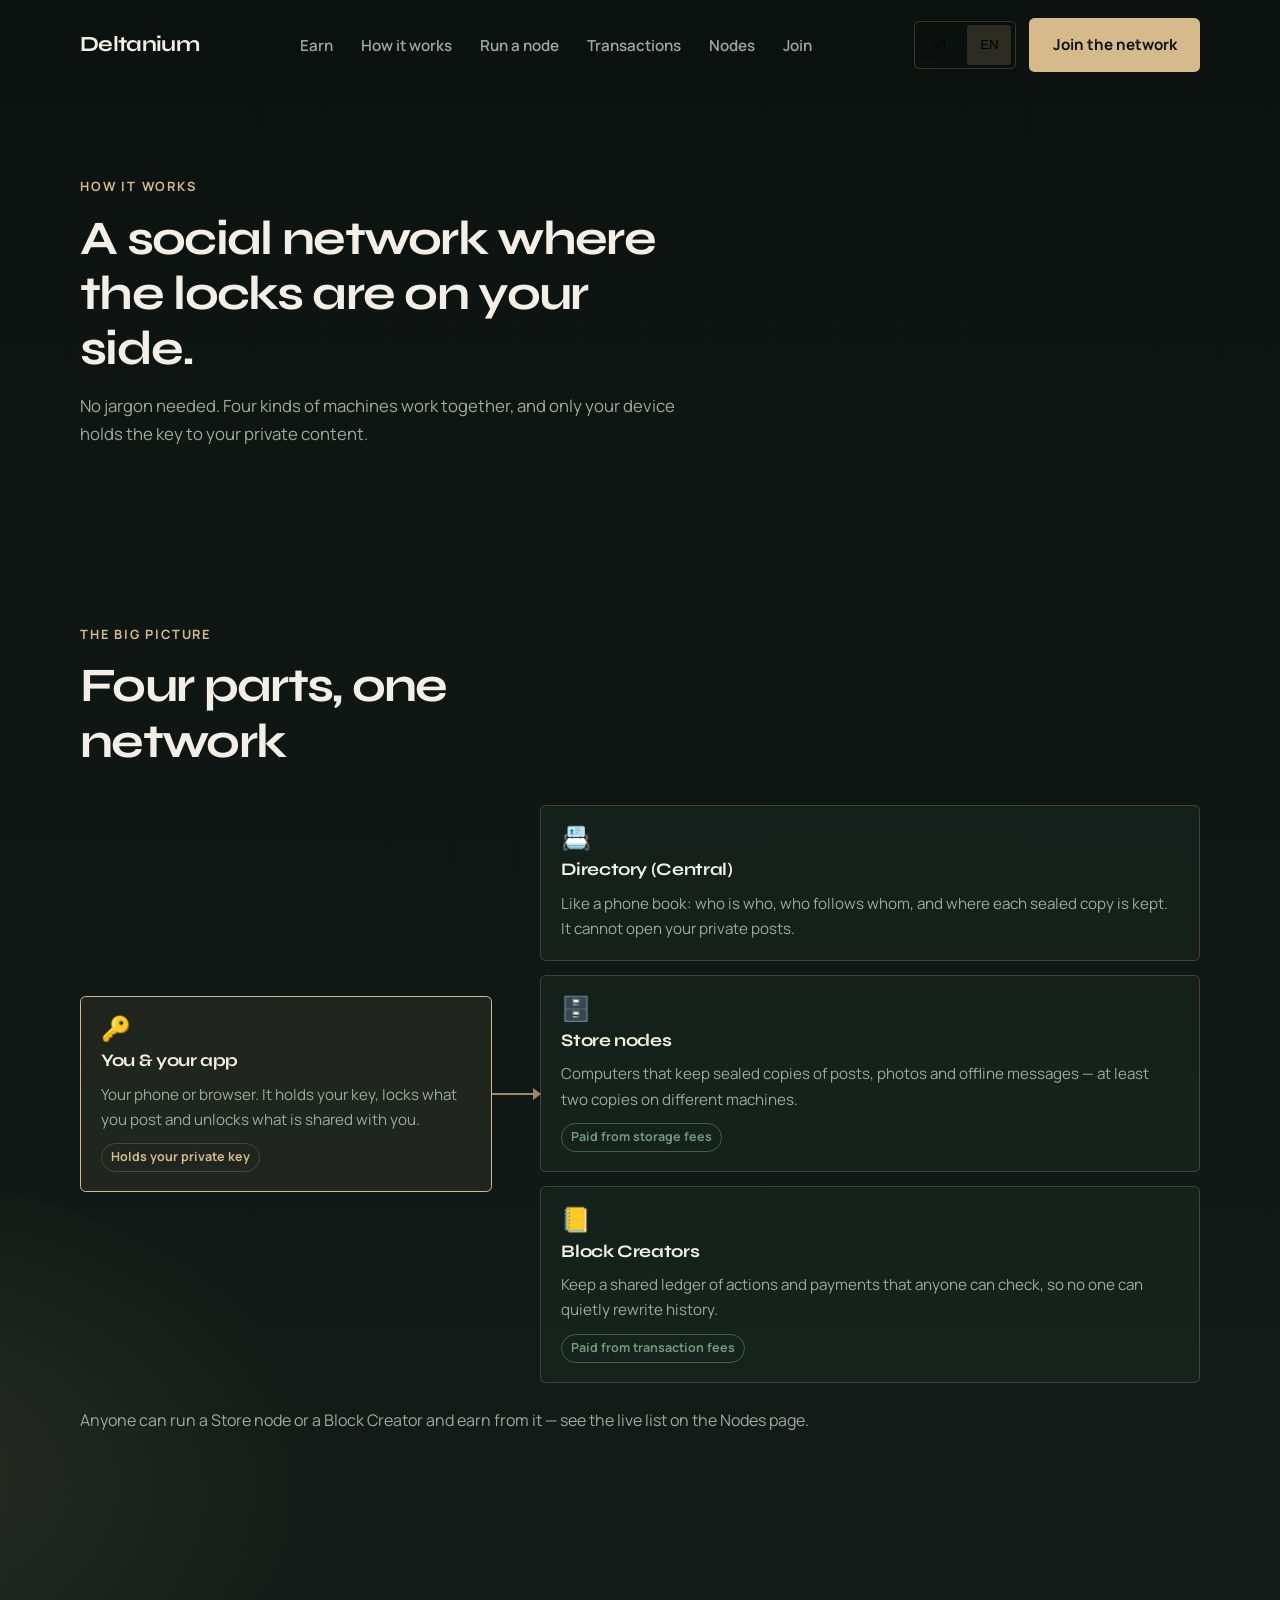
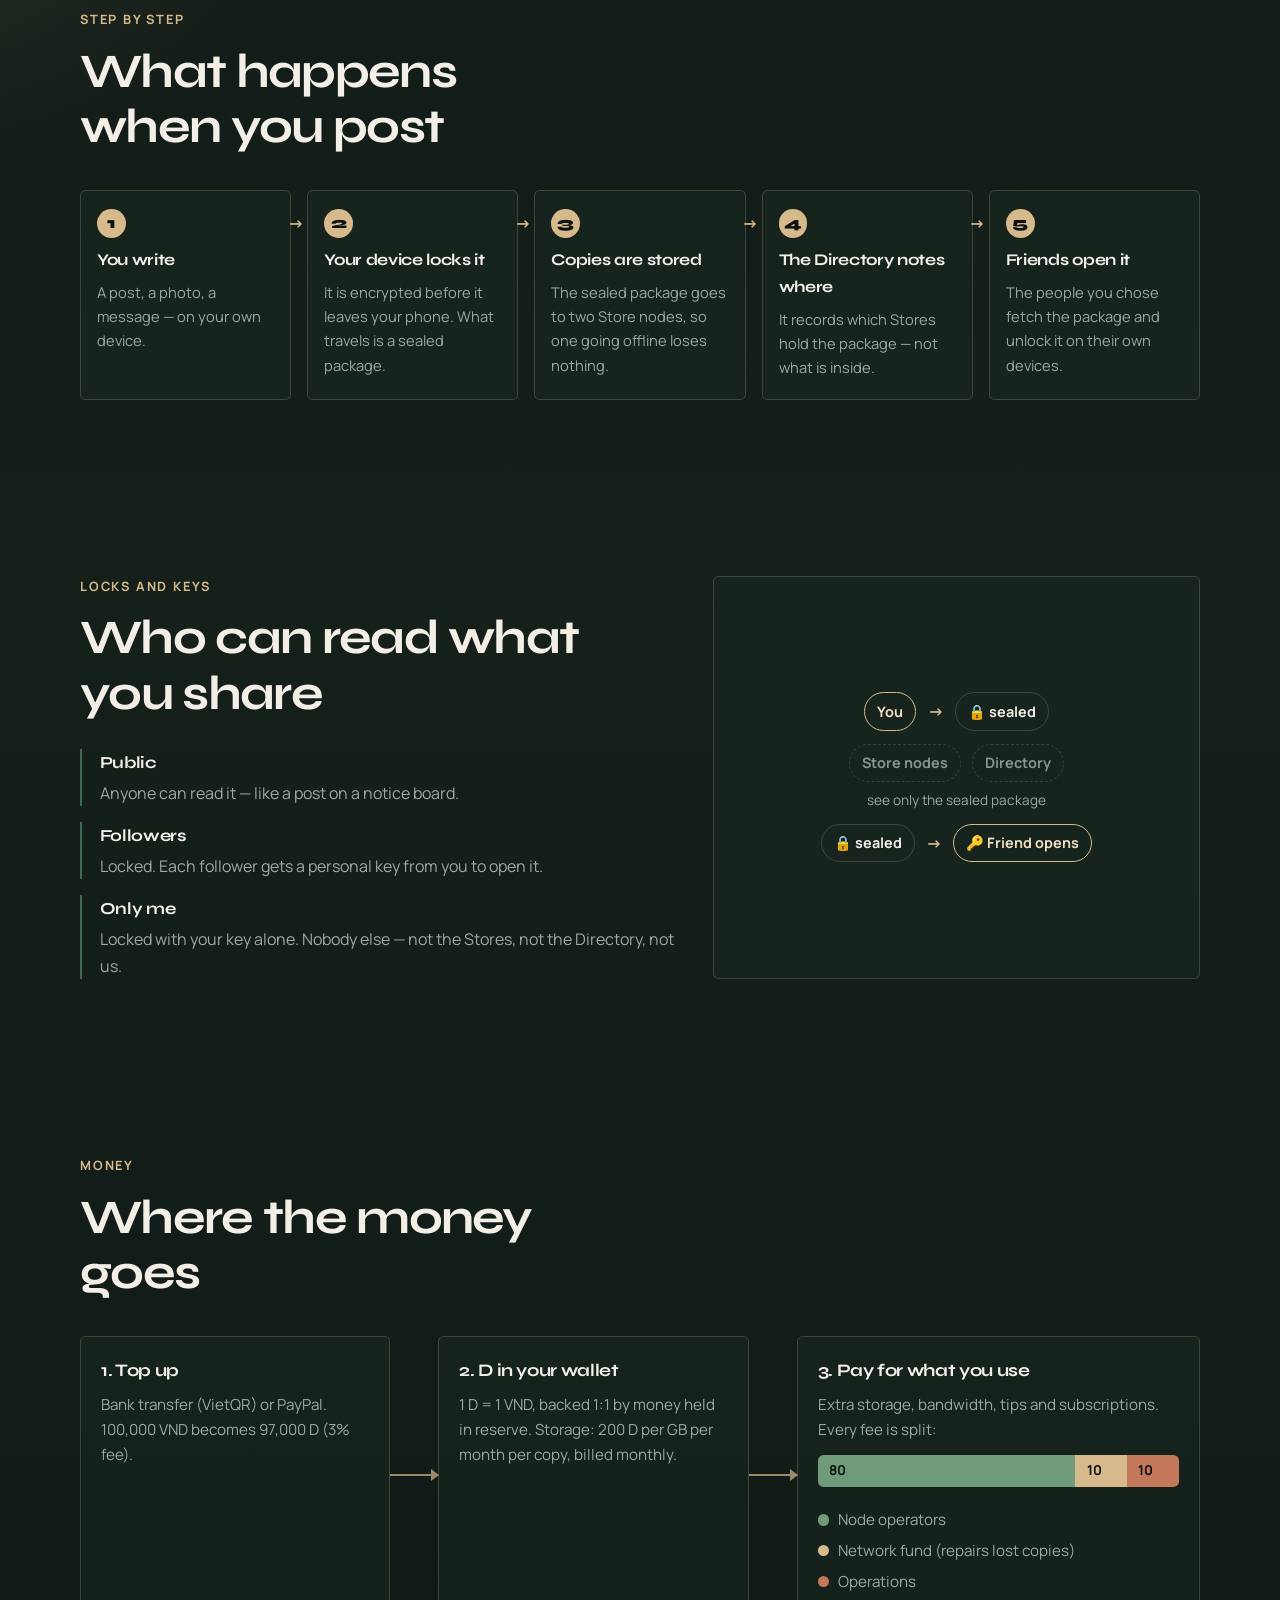
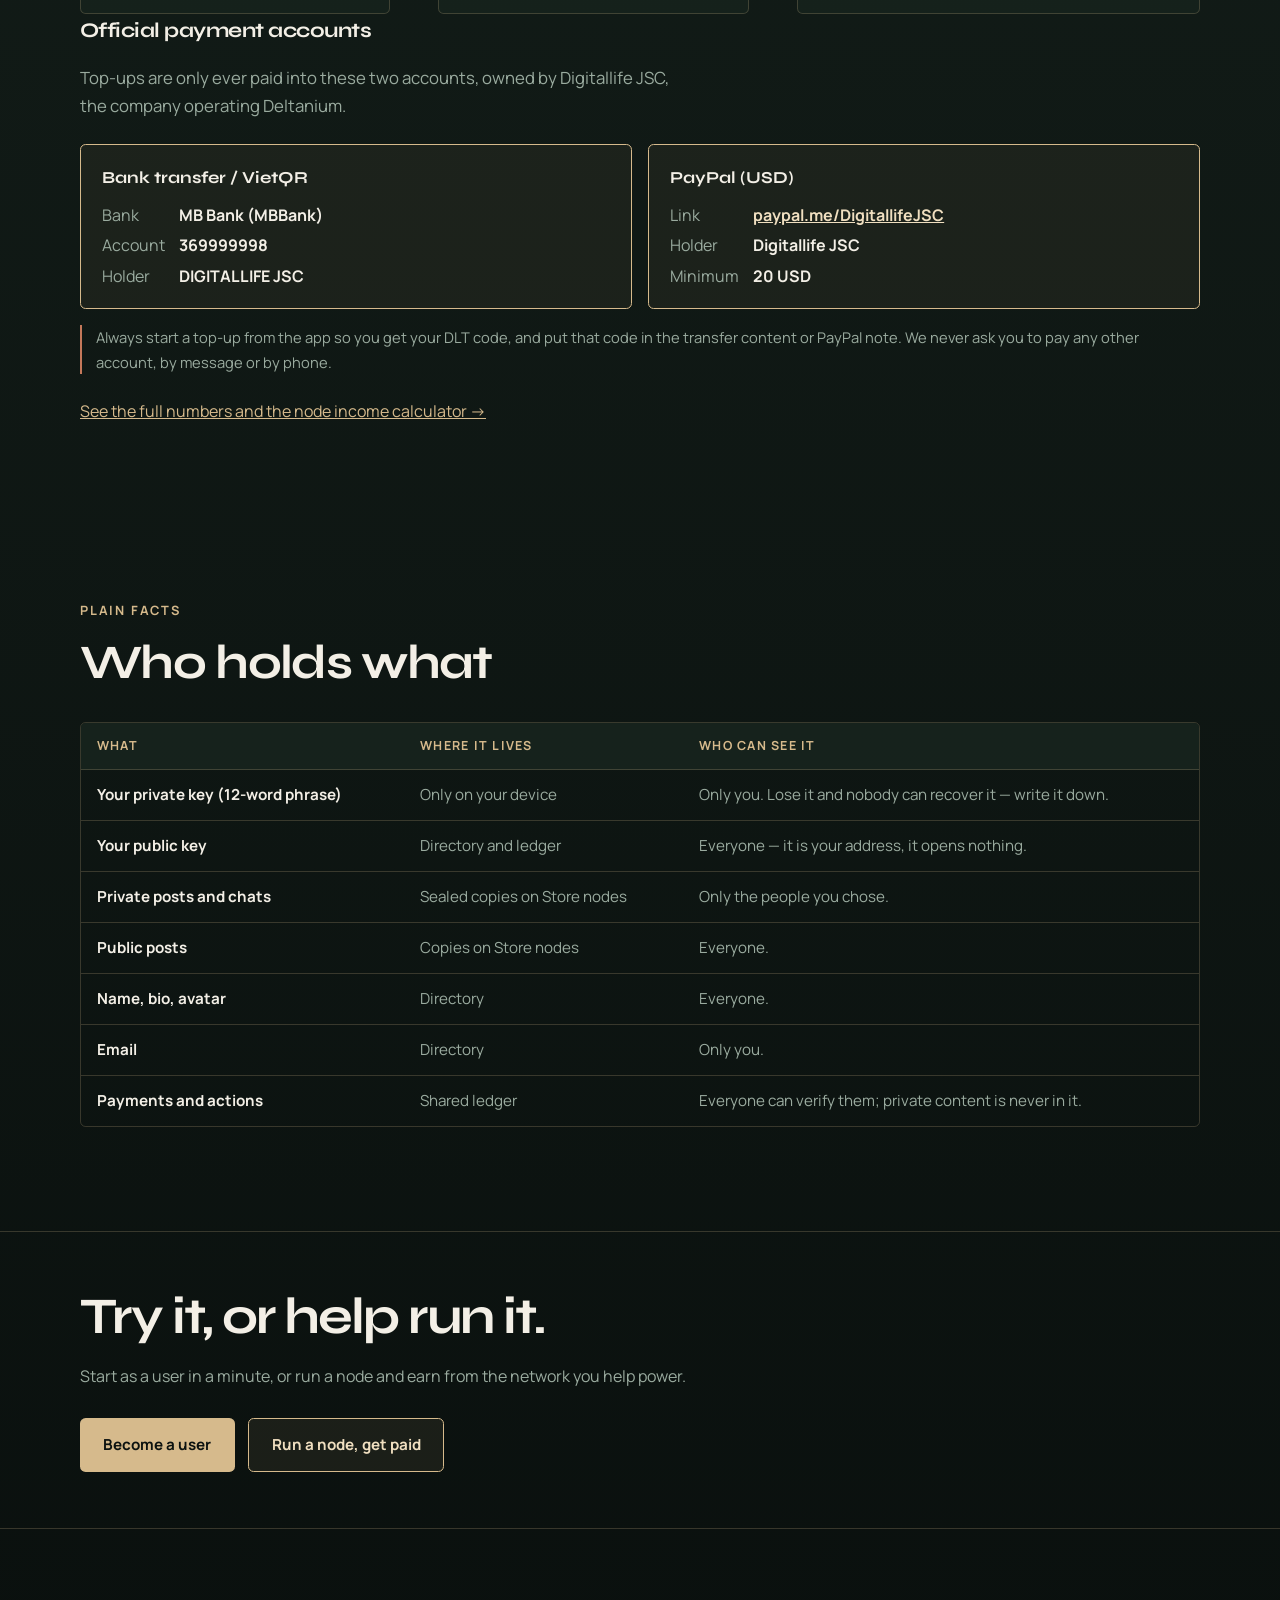
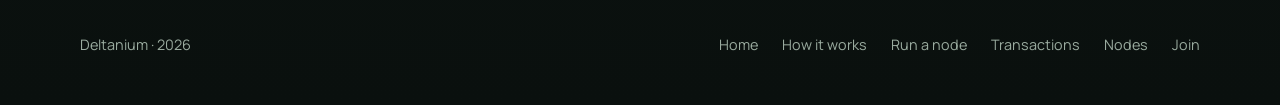
<file: wwwroot/how-it-works.html>
<!DOCTYPE html>
<html lang="en">
<head>
  <meta charset="UTF-8" />
  <meta name="viewport" content="width=device-width, initial-scale=1.0" />
  <title>Deltanium | How it works</title>
  <meta name="description" content="How Deltanium works, in plain words: your keys, encrypted copies on Store nodes, a shared ledger, and where the money goes." />
  <link rel="stylesheet" href="css/index.css?v=20261120a" />
  <link rel="stylesheet" href="css/how.css?v=20261120a" />
  <link rel="preconnect" href="https://fonts.googleapis.com" />
  <link rel="preconnect" href="https://fonts.gstatic.com" crossorigin />
  <link href="https://fonts.googleapis.com/css2?family=Manrope:wght@400;600;700&family=Syne:wght@700;800&display=swap" rel="stylesheet" />
</head>
<body class="how-page">
  <header class="site-header">
    <div class="container nav-row">
      <a class="brand" href="index.html">Deltanium</a>
      <nav>
        <ul class="nav-links">
          <li><a href="index.html#economy" data-i18n="nav.economy">Earn</a></li>
          <li><a href="how-it-works.html" data-i18n="nav.how" aria-current="page">How it works</a></li>
          <li><a href="node-setup.html" data-i18n="nav.setup">Run a node</a></li>
          <li><a href="transactions.html" data-i18n="nav.txs">Transactions</a></li>
          <li><a href="nodes.html" data-i18n="nav.nodes">Nodes</a></li>
          <li><a href="index.html#join" data-i18n="nav.join">Join</a></li>
        </ul>
      </nav>
      <div class="nav-actions">
        <div class="lang-switch" role="group" aria-label="Language">
          <button type="button" class="lang-btn" data-lang="vi" title="Tiếng Việt" aria-label="Tiếng Việt">VI</button>
          <button type="button" class="lang-btn" data-lang="en" title="English" aria-label="English">EN</button>
        </div>
        <a href="https://app.deltanium.com" class="btn btn-primary" data-i18n="nav.cta">Join the network</a>
      </div>
    </div>
  </header>

  <main class="how-main">
    <section class="block how-hero">
      <div class="container">
        <p class="block-kicker" data-i18n="how.kicker">How it works</p>
        <h1 class="block-title how-title" data-i18n="how.title">A social network where the locks are on your side.</h1>
        <p class="block-copy" data-i18n="how.copy">No jargon needed. Four kinds of machines work together, and only your device holds the key to your private content.</p>
      </div>
    </section>

    <!-- 1. The four parts -->
    <section class="block" id="parts">
      <div class="container">
        <p class="block-kicker" data-i18n="how.parts.kicker">The big picture</p>
        <h2 class="block-title how-h2" data-i18n="how.parts.title">Four parts, one network</h2>
        <div class="how-map" role="img" aria-label="Your app talks to the Directory, stores encrypted copies on Store nodes; Block Creators keep the shared ledger.">
          <div class="how-node how-node-you">
            <span class="how-ico" aria-hidden="true">🔑</span>
            <h3 data-i18n="how.p1.t">You &amp; your app</h3>
            <p data-i18n="how.p1.p">Your phone or browser. It holds your key, locks what you post and unlocks what is shared with you.</p>
            <span class="how-tag" data-i18n="how.p1.tag">Holds your private key</span>
          </div>
          <div class="how-link" aria-hidden="true"><span></span></div>
          <div class="how-col">
            <div class="how-node">
              <span class="how-ico" aria-hidden="true">📇</span>
              <h3 data-i18n="how.p2.t">Directory (Central)</h3>
              <p data-i18n="how.p2.p">Like a phone book: who is who, who follows whom, and where each sealed copy is kept. It cannot open your private posts.</p>
            </div>
            <div class="how-node">
              <span class="how-ico" aria-hidden="true">🗄️</span>
              <h3 data-i18n="how.p3.t">Store nodes</h3>
              <p data-i18n="how.p3.p">Computers that keep sealed copies of posts, photos and offline messages — at least two copies on different machines.</p>
              <span class="how-tag how-tag-earn" data-i18n="how.p3.tag">Paid from storage fees</span>
            </div>
            <div class="how-node">
              <span class="how-ico" aria-hidden="true">📒</span>
              <h3 data-i18n="how.p4.t">Block Creators</h3>
              <p data-i18n="how.p4.p">Keep a shared ledger of actions and payments that anyone can check, so no one can quietly rewrite history.</p>
              <span class="how-tag how-tag-earn" data-i18n="how.p4.tag">Paid from transaction fees</span>
            </div>
          </div>
        </div>
        <p class="how-note" data-i18n="how.parts.note">Anyone can run a Store node or a Block Creator and earn from it — see the live list on the Nodes page.</p>
      </div>
    </section>

    <!-- 2. Posting a private post -->
    <section class="block" id="post">
      <div class="container">
        <p class="block-kicker" data-i18n="how.post.kicker">Step by step</p>
        <h2 class="block-title how-h2" data-i18n="how.post.title">What happens when you post</h2>
        <ol class="how-steps">
          <li>
            <span class="how-num">1</span>
            <h3 data-i18n="how.s1.t">You write</h3>
            <p data-i18n="how.s1.p">A post, a photo, a message — on your own device.</p>
          </li>
          <li>
            <span class="how-num">2</span>
            <h3 data-i18n="how.s2.t">Your device locks it</h3>
            <p data-i18n="how.s2.p">It is encrypted before it leaves your phone. What travels is a sealed package.</p>
          </li>
          <li>
            <span class="how-num">3</span>
            <h3 data-i18n="how.s3.t">Copies are stored</h3>
            <p data-i18n="how.s3.p">The sealed package goes to two Store nodes, so one going offline loses nothing.</p>
          </li>
          <li>
            <span class="how-num">4</span>
            <h3 data-i18n="how.s4.t">The Directory notes where</h3>
            <p data-i18n="how.s4.p">It records which Stores hold the package — not what is inside.</p>
          </li>
          <li>
            <span class="how-num">5</span>
            <h3 data-i18n="how.s5.t">Friends open it</h3>
            <p data-i18n="how.s5.p">The people you chose fetch the package and unlock it on their own devices.</p>
          </li>
        </ol>
      </div>
    </section>

    <!-- 3. Who can read -->
    <section class="block" id="read">
      <div class="container split">
        <div>
          <p class="block-kicker" data-i18n="how.read.kicker">Locks and keys</p>
          <h2 class="block-title how-h2" data-i18n="how.read.title">Who can read what you share</h2>
          <ul class="plain-list">
            <li><strong data-i18n="how.r1.t">Public</strong><span data-i18n="how.r1.p">Anyone can read it — like a post on a notice board.</span></li>
            <li><strong data-i18n="how.r2.t">Followers</strong><span data-i18n="how.r2.p">Locked. Each follower gets a personal key from you to open it.</span></li>
            <li><strong data-i18n="how.r3.t">Only me</strong><span data-i18n="how.r3.p">Locked with your key alone. Nobody else — not the Stores, not the Directory, not us.</span></li>
          </ul>
        </div>
        <aside class="how-lock" aria-hidden="true">
          <div class="how-lock-row"><span class="how-chip how-chip-you" data-i18n="how.lock.you">You</span><span class="how-arrow">→</span><span class="how-chip" data-i18n="how.lock.seal">🔒 sealed</span></div>
          <div class="how-lock-row how-lock-mid"><span class="how-chip how-chip-dim" data-i18n="how.lock.store">Store nodes</span><span class="how-chip how-chip-dim" data-i18n="how.lock.dir">Directory</span></div>
          <p class="how-lock-cap" data-i18n="how.lock.cap">see only the sealed package</p>
          <div class="how-lock-row"><span class="how-chip" data-i18n="how.lock.seal2">🔒 sealed</span><span class="how-arrow">→</span><span class="how-chip how-chip-you" data-i18n="how.lock.friend">🔑 Friend opens</span></div>
        </aside>
      </div>
    </section>

    <!-- 4. Money -->
    <section class="block" id="money">
      <div class="container">
        <p class="block-kicker" data-i18n="how.money.kicker">Money</p>
        <h2 class="block-title how-h2" data-i18n="how.money.title">Where the money goes</h2>
        <div class="how-money">
          <div class="how-node">
            <h3 data-i18n="how.m1.t">1. Top up</h3>
            <p data-i18n="how.m1.p">Bank transfer (VietQR) or PayPal. 100,000 VND becomes 97,000 D (3% fee).</p>
          </div>
          <div class="how-link" aria-hidden="true"><span></span></div>
          <div class="how-node">
            <h3 data-i18n="how.m2.t">2. D in your wallet</h3>
            <p data-i18n="how.m2.p">1 D = 1 VND, backed 1:1 by money held in reserve. Storage: 200 D per GB per month per copy, billed monthly.</p>
          </div>
          <div class="how-link" aria-hidden="true"><span></span></div>
          <div class="how-node">
            <h3 data-i18n="how.m3.t">3. Pay for what you use</h3>
            <p data-i18n="how.m3.p">Extra storage, bandwidth, tips and subscriptions. Every fee is split:</p>
            <div class="econ-bar how-bar" role="img" aria-label="80 nodes, 10 network fund, 10 operations">
              <span class="econ-bar-node" style="flex:80">80</span>
              <span class="econ-bar-fund" style="flex:10">10</span>
              <span class="econ-bar-ops" style="flex:10">10</span>
            </div>
            <ul class="econ-legend">
              <li><i class="dot dot-node"></i><span data-i18n="how.m3.node">Node operators</span></li>
              <li><i class="dot dot-fund"></i><span data-i18n="how.m3.fund">Network fund (repairs lost copies)</span></li>
              <li><i class="dot dot-ops"></i><span data-i18n="how.m3.ops">Operations</span></li>
            </ul>
          </div>
        </div>
        <div class="acct-block" id="accounts-how">
                    <h3 class="econ-h3" data-i18n="acct.title">Official payment accounts</h3>
                    <p class="block-copy" data-i18n="acct.copy">Top-ups are only ever paid into these two accounts, owned by Digitallife JSC, the company operating Deltanium.</p>
                    <div class="acct-grid">
                        <div class="acct-card">
                            <h3 data-i18n="acct.bank.t">Bank transfer / VietQR</h3>
                            <dl>
                                <dt data-i18n="acct.bank">Bank</dt><dd>MB Bank (MBBank)</dd>
                                <dt data-i18n="acct.no">Account</dt><dd>369999998</dd>
                                <dt data-i18n="acct.holder">Holder</dt><dd>DIGITALLIFE JSC</dd>
                            </dl>
                        </div>
                        <div class="acct-card">
                            <h3 data-i18n="acct.pp.t">PayPal (USD)</h3>
                            <dl>
                                <dt data-i18n="acct.link">Link</dt><dd><a href="https://paypal.me/DigitallifeJSC" target="_blank" rel="noopener">paypal.me/DigitallifeJSC</a></dd>
                                <dt data-i18n="acct.holder">Holder</dt><dd>Digitallife JSC</dd>
                                <dt data-i18n="acct.min">Minimum</dt><dd>20 USD</dd>
                            </dl>
                        </div>
                    </div>
                    <p class="acct-warn" data-i18n="acct.warn">Always start a top-up from the app so you get your DLT code, and put that code in the transfer content or PayPal note. We never ask you to pay any other account, by message or by phone.</p>
                </div>
        <p class="how-note"><a href="index.html#economy" data-i18n="how.money.more">See the full numbers and the node income calculator →</a></p>
      </div>
    </section>

    <!-- 5. Who holds what -->
    <section class="block" id="holds">
      <div class="container">
        <p class="block-kicker" data-i18n="how.holds.kicker">Plain facts</p>
        <h2 class="block-title how-h2" data-i18n="how.holds.title">Who holds what</h2>
        <div class="how-table-wrap">
          <table class="how-table">
            <thead>
              <tr><th data-i18n="how.h.what">What</th><th data-i18n="how.h.where">Where it lives</th><th data-i18n="how.h.who">Who can see it</th></tr>
            </thead>
            <tbody>
              <tr><td data-i18n="how.h1.a">Your private key (12-word phrase)</td><td data-i18n="how.h1.b">Only on your device</td><td data-i18n="how.h1.c">Only you. Lose it and nobody can recover it — write it down.</td></tr>
              <tr><td data-i18n="how.h2.a">Your public key</td><td data-i18n="how.h2.b">Directory and ledger</td><td data-i18n="how.h2.c">Everyone — it is your address, it opens nothing.</td></tr>
              <tr><td data-i18n="how.h3.a">Private posts and chats</td><td data-i18n="how.h3.b">Sealed copies on Store nodes</td><td data-i18n="how.h3.c">Only the people you chose.</td></tr>
              <tr><td data-i18n="how.h4.a">Public posts</td><td data-i18n="how.h4.b">Copies on Store nodes</td><td data-i18n="how.h4.c">Everyone.</td></tr>
              <tr><td data-i18n="how.h5.a">Name, bio, avatar</td><td data-i18n="how.h5.b">Directory</td><td data-i18n="how.h5.c">Everyone.</td></tr>
              <tr><td data-i18n="how.h6.a">Email</td><td data-i18n="how.h6.b">Directory</td><td data-i18n="how.h6.c">Only you.</td></tr>
              <tr><td data-i18n="how.h7.a">Payments and actions</td><td data-i18n="how.h7.b">Shared ledger</td><td data-i18n="how.h7.c">Everyone can verify them; private content is never in it.</td></tr>
            </tbody>
          </table>
        </div>
      </div>
    </section>

    <section class="cta-band">
      <div class="container cta">
        <h2 data-i18n="how.cta.title">Try it, or help run it.</h2>
        <p data-i18n="how.cta.copy">Start as a user in a minute, or run a node and earn from the network you help power.</p>
        <div class="hero-actions">
          <a href="https://app.deltanium.com" class="btn btn-primary" data-i18n="hero.cta1">Become a user</a>
          <a href="index.html#economy" class="btn btn-earn" data-i18n="hero.cta.node">Run a node, get paid</a>
        </div>
      </div>
    </section>
  </main>

  <footer class="site-footer">
    <div class="container footer-row">
      <div>Deltanium · 2026</div>
      <div style="display:flex; gap:1.5rem; flex-wrap:wrap;">
        <a href="index.html">Home</a>
        <a href="how-it-works.html" data-i18n="nav.how">How it works</a>
        <a href="node-setup.html" data-i18n="nav.setup">Run a node</a>
        <a href="transactions.html" data-i18n="nav.txs">Transactions</a>
        <a href="nodes.html" data-i18n="nav.nodes">Nodes</a>
        <a href="index.html#join" data-i18n="footer.join">Join</a>
      </div>
    </div>
  </footer>

  <script src="js/i18n.js?v=20261120a"></script>
</body>
</html>
</file>
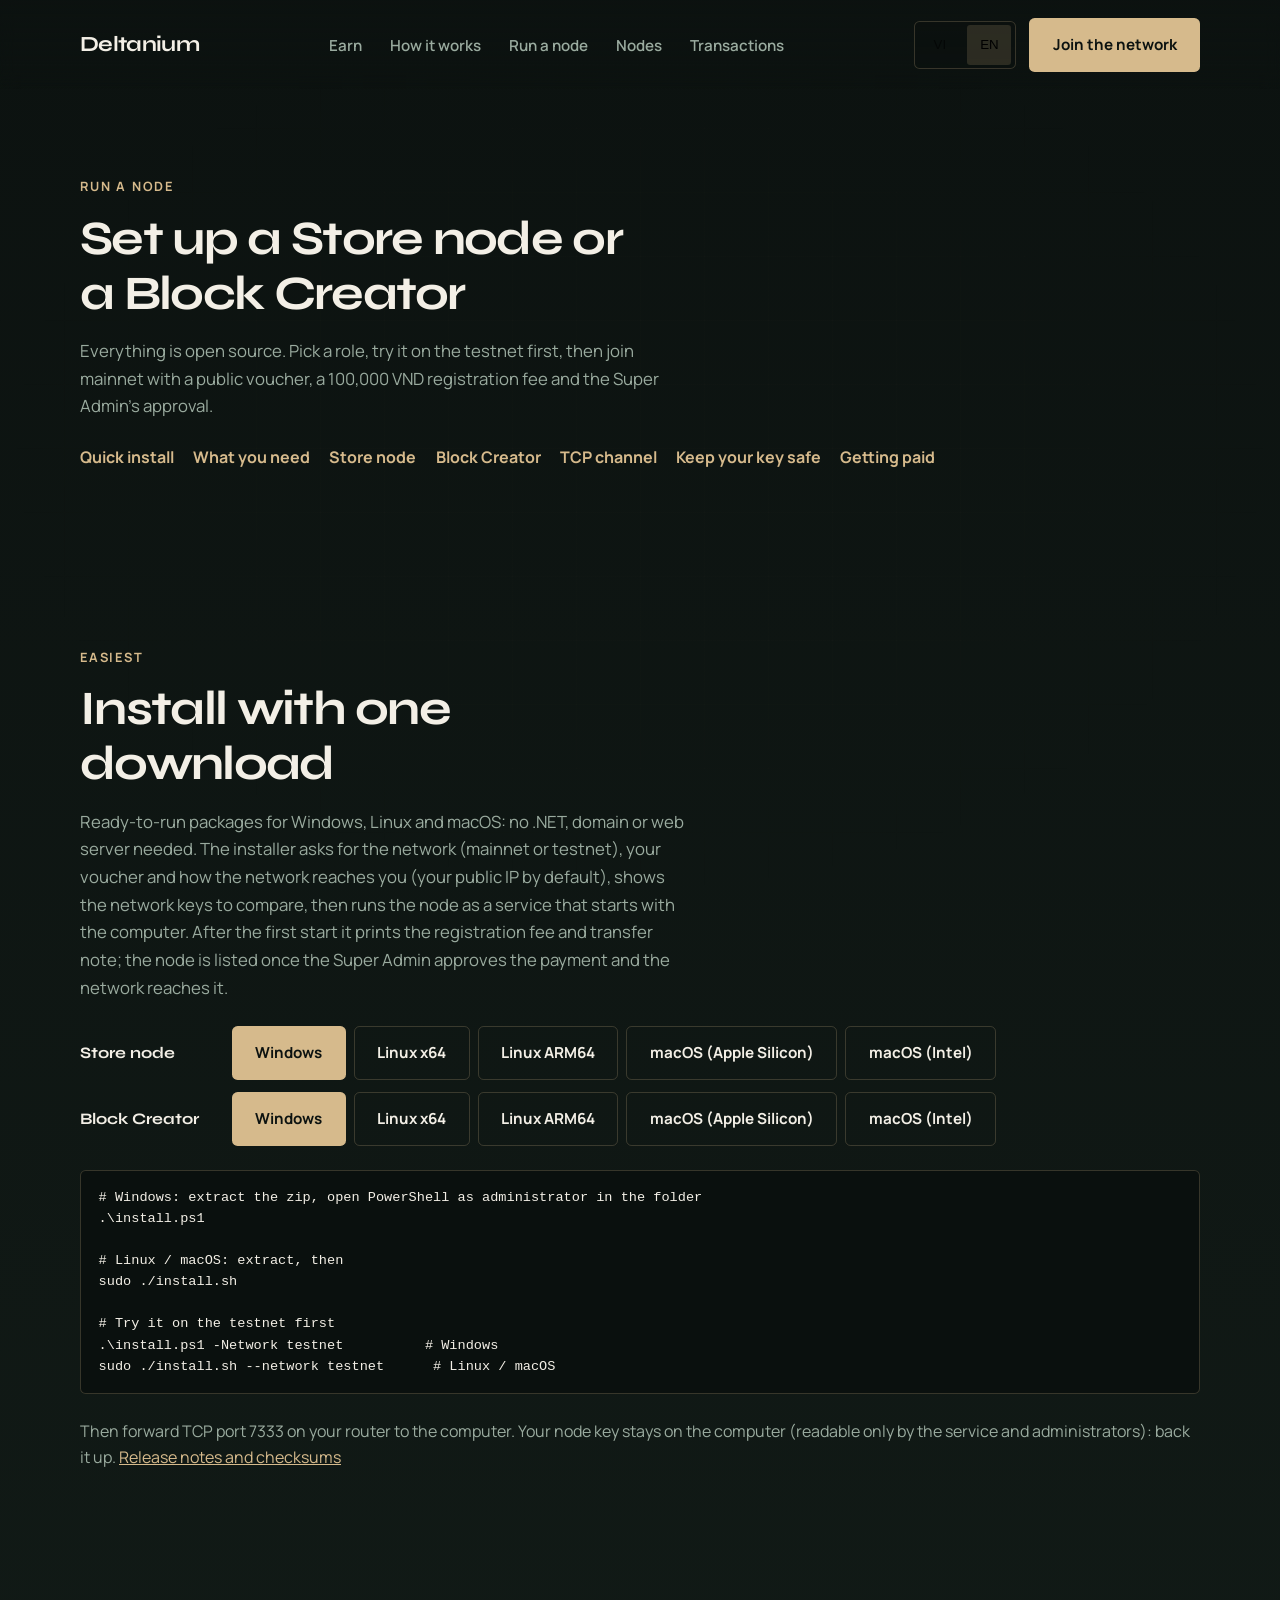
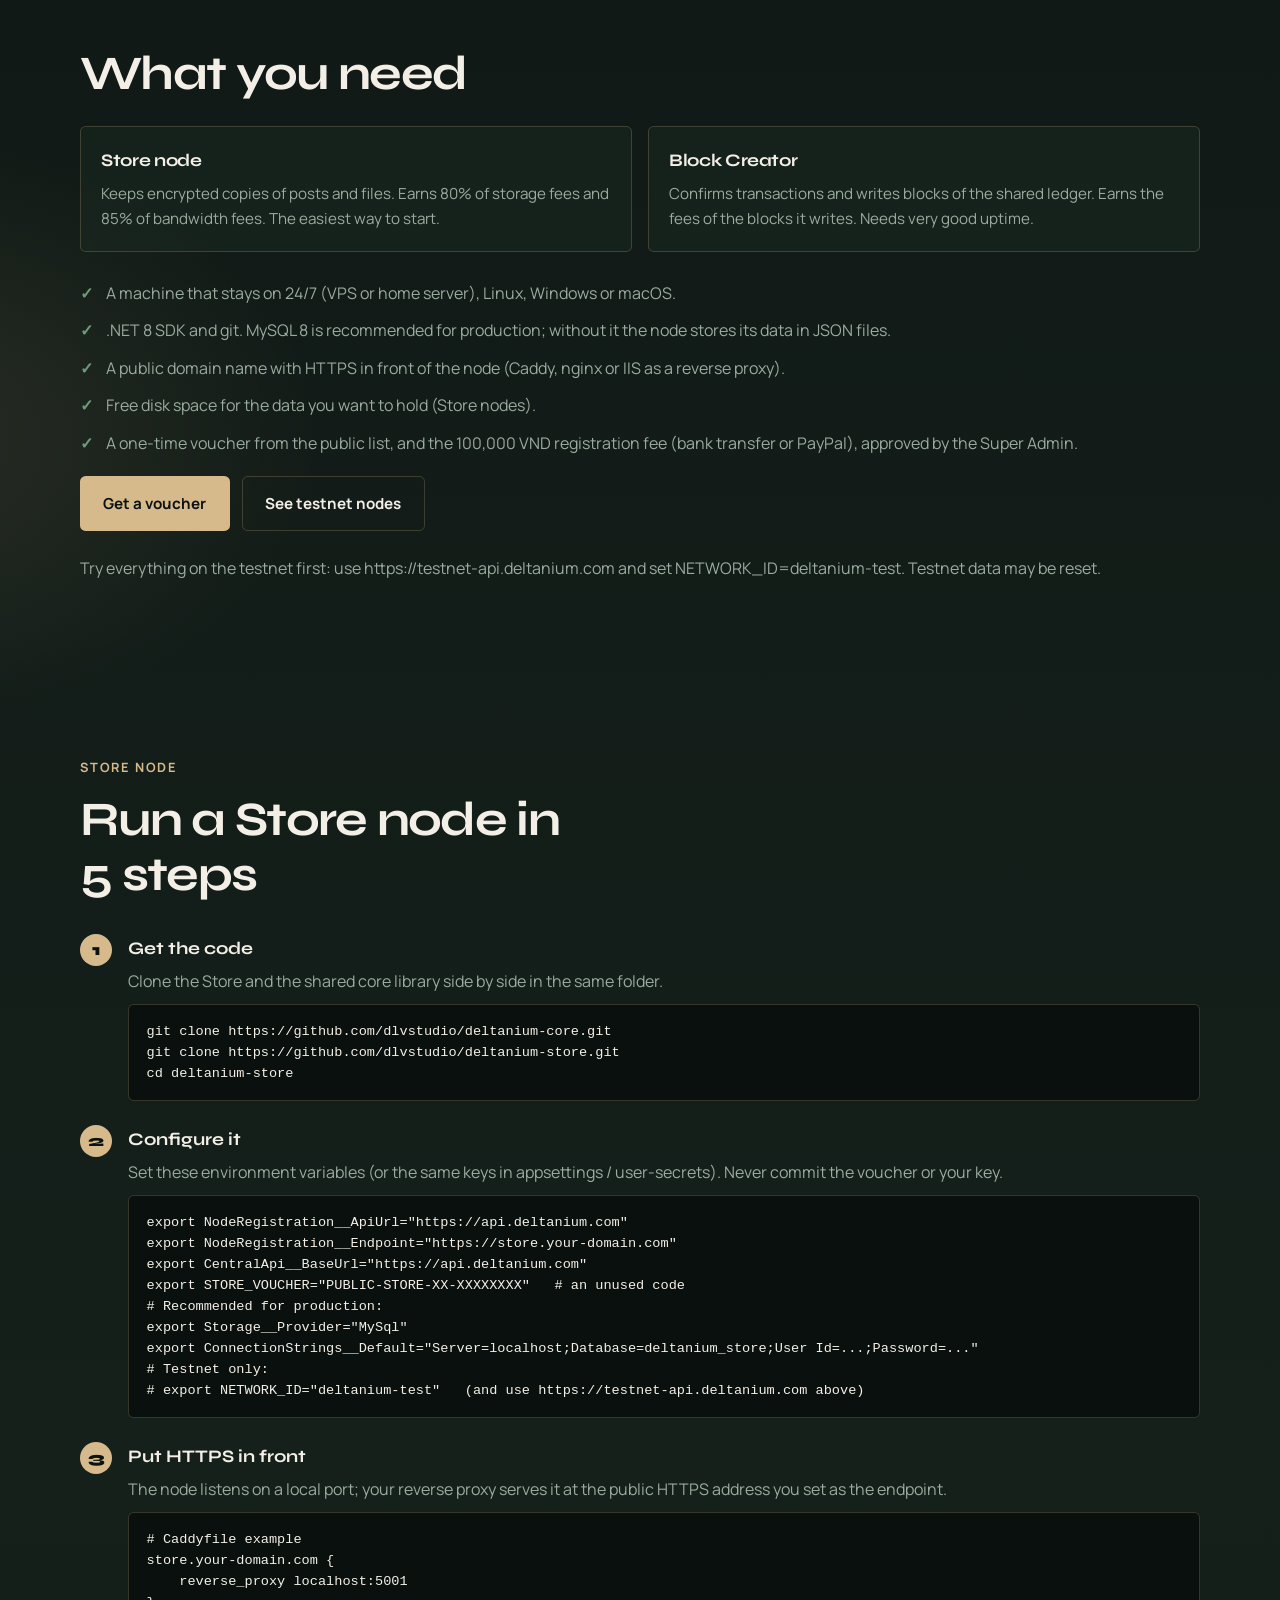
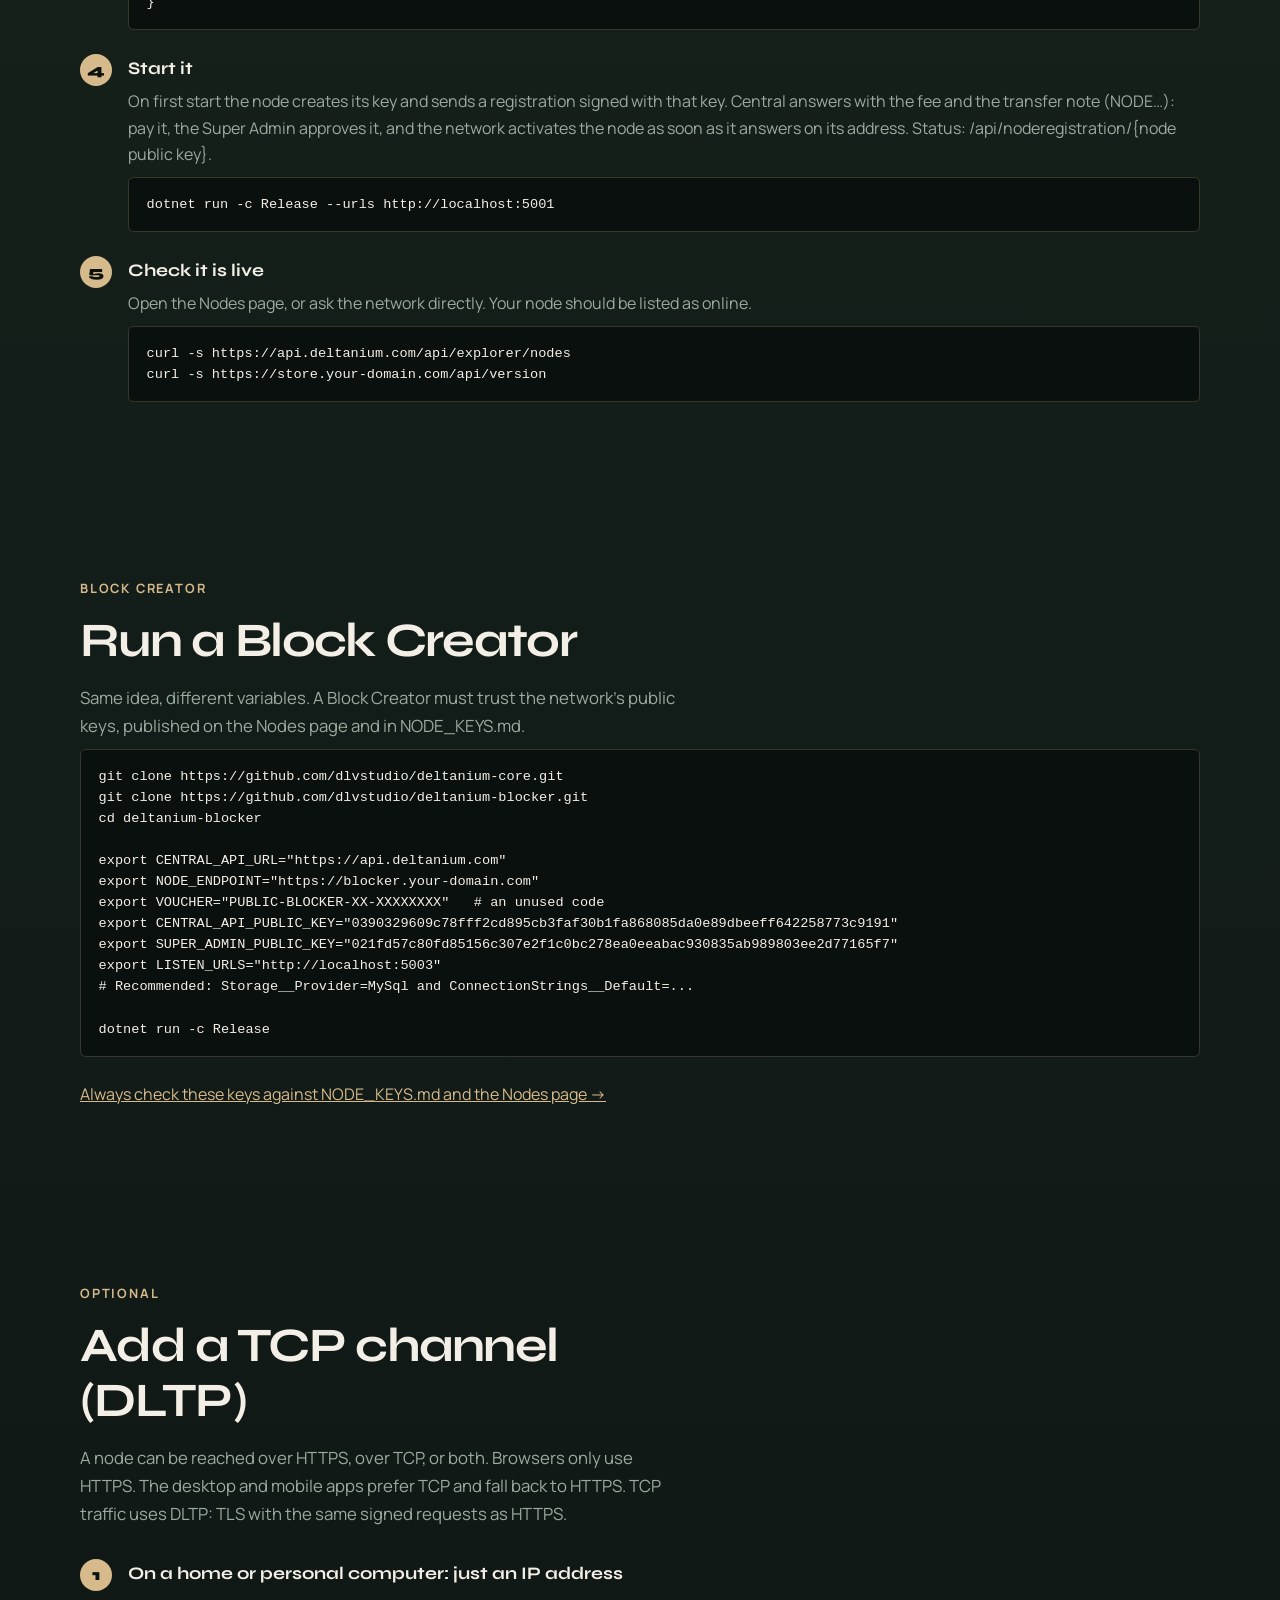
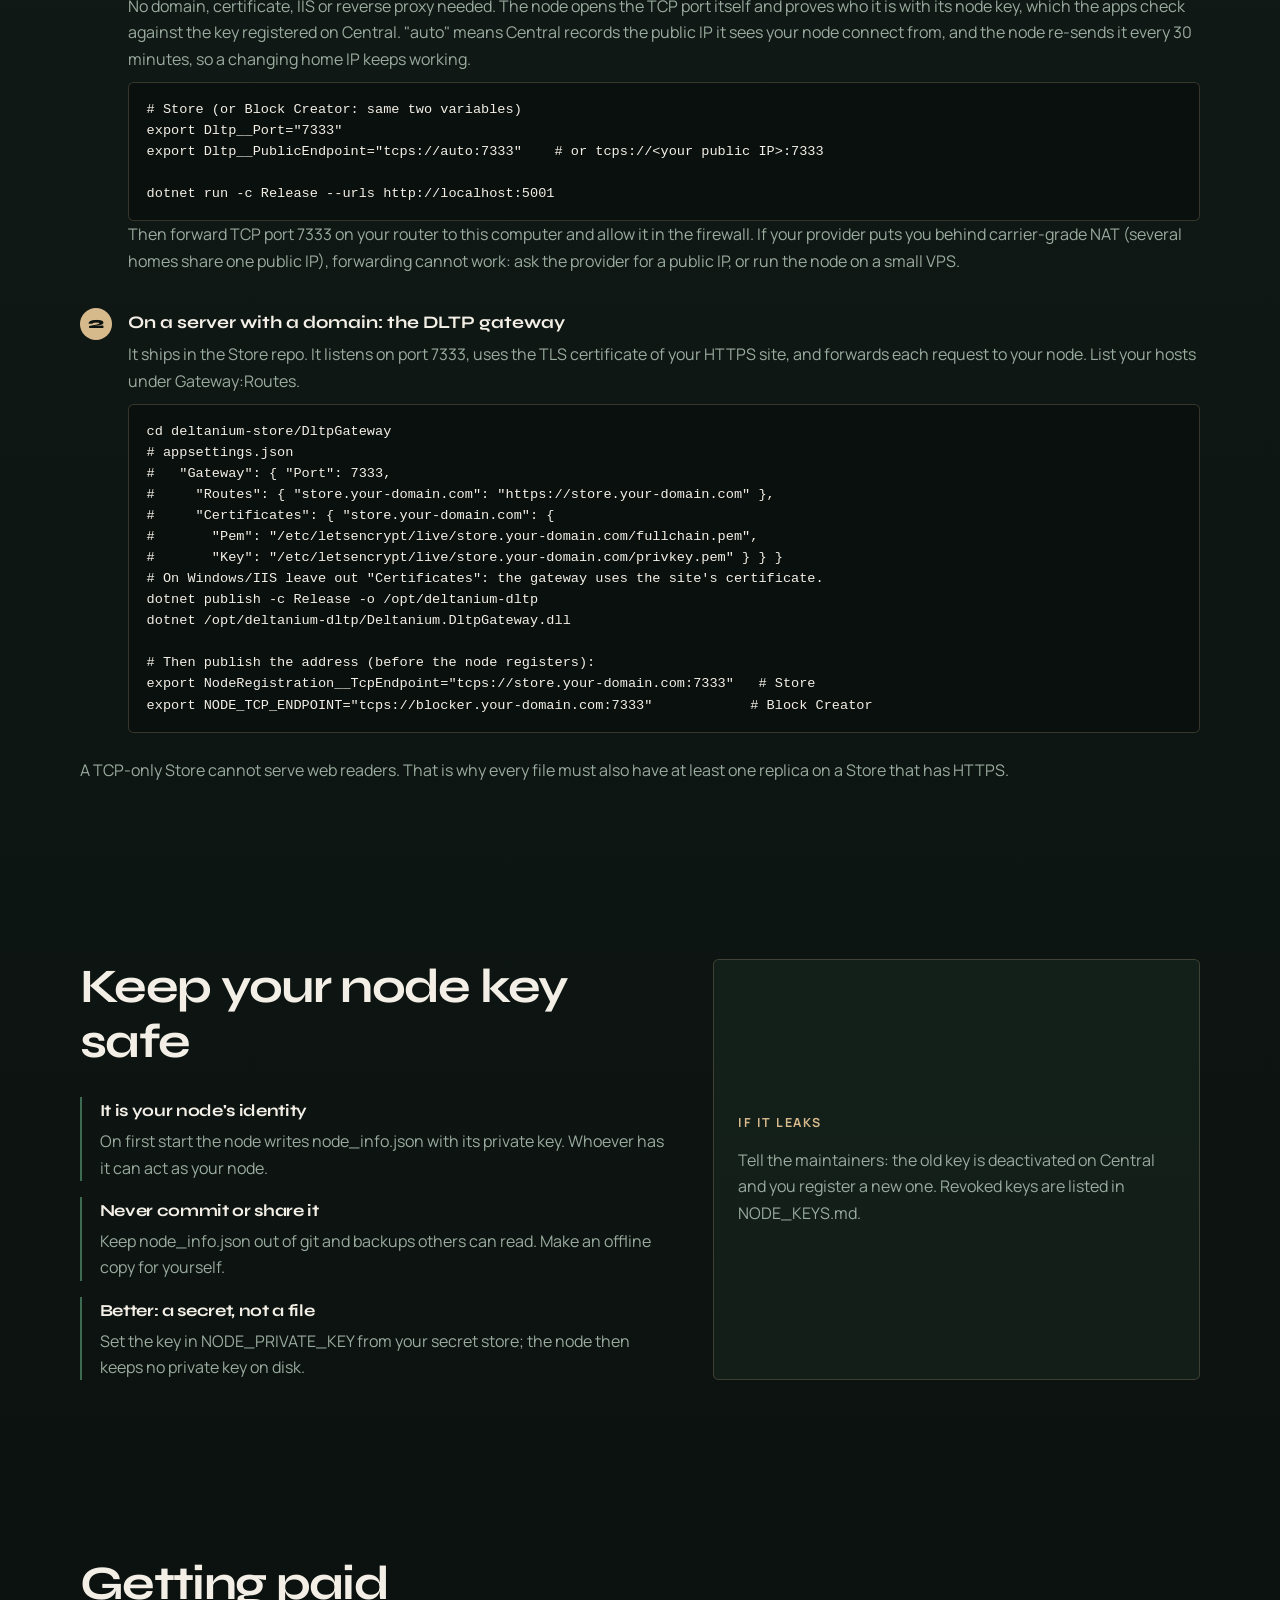
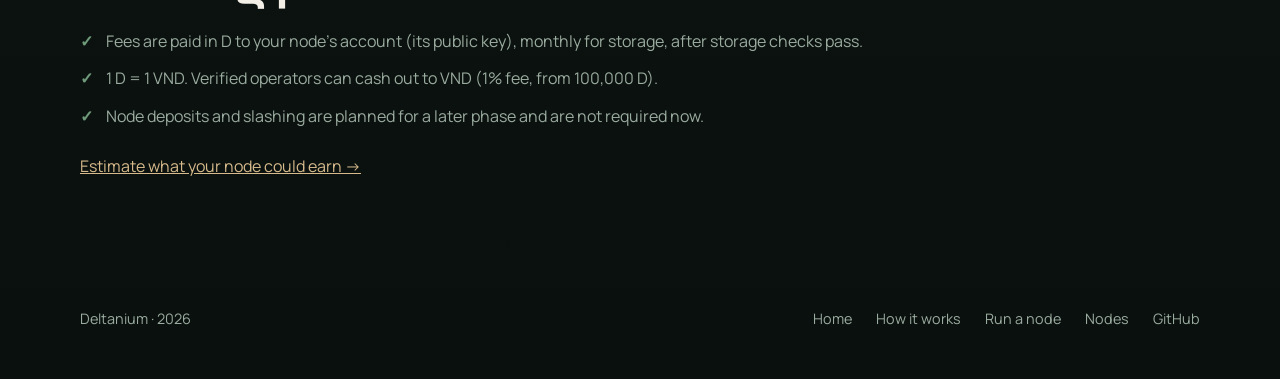
<file: wwwroot/node-setup.html>
<!DOCTYPE html>
<html lang="en">
<head>
  <meta charset="UTF-8" />
  <meta name="viewport" content="width=device-width, initial-scale=1.0" />
  <title>Deltanium | Run a node</title>
  <meta name="description" content="Step-by-step guide to run a Deltanium Store node or Block Creator and earn from network fees." />
  <link rel="stylesheet" href="css/index.css?v=20261120a" />
  <link rel="stylesheet" href="css/how.css?v=20261120a" />
  <link rel="preconnect" href="https://fonts.googleapis.com" />
  <link rel="preconnect" href="https://fonts.gstatic.com" crossorigin />
  <link href="https://fonts.googleapis.com/css2?family=Manrope:wght@400;600;700&family=Syne:wght@700;800&display=swap" rel="stylesheet" />
</head>
<body class="how-page">
  <header class="site-header">
    <div class="container nav-row">
      <a class="brand" href="index.html">Deltanium</a>
      <nav>
        <ul class="nav-links">
          <li><a href="index.html#economy" data-i18n="nav.economy">Earn</a></li>
          <li><a href="how-it-works.html" data-i18n="nav.how">How it works</a></li>
          <li><a href="node-setup.html" data-i18n="nav.setup" aria-current="page">Run a node</a></li>
          <li><a href="nodes.html" data-i18n="nav.nodes">Nodes</a></li>
          <li><a href="transactions.html" data-i18n="nav.txs">Transactions</a></li>
        </ul>
      </nav>
      <div class="nav-actions">
        <div class="lang-switch" role="group" aria-label="Language">
          <button type="button" class="lang-btn" data-lang="vi" title="Tiếng Việt" aria-label="Tiếng Việt">VI</button>
          <button type="button" class="lang-btn" data-lang="en" title="English" aria-label="English">EN</button>
        </div>
        <a href="https://app.deltanium.com" class="btn btn-primary" data-i18n="nav.cta">Join the network</a>
      </div>
    </div>
  </header>

  <main class="how-main">
    <section class="block how-hero">
      <div class="container">
        <p class="block-kicker" data-i18n="setup.kicker">Run a node</p>
        <h1 class="block-title how-title" data-i18n="setup.title">Set up a Store node or a Block Creator</h1>
        <p class="block-copy" data-i18n="setup.copy">Everything is open source. Pick a role, try it on the testnet first, then join mainnet with a public voucher, a 100,000 VND registration fee and the Super Admin's approval.</p>
        <nav class="setup-toc">
          <a href="#install" data-i18n="setup.toc.install">Quick install</a>
          <a href="#need" data-i18n="setup.toc.need">What you need</a>
          <a href="#store" data-i18n="setup.toc.store">Store node</a>
          <a href="#blocker" data-i18n="setup.toc.blocker">Block Creator</a>
          <a href="#tcp" data-i18n="setup.toc.tcp">TCP channel</a>
          <a href="#keys" data-i18n="setup.toc.keys">Keep your key safe</a>
          <a href="#paid" data-i18n="setup.toc.paid">Getting paid</a>
        </nav>
      </div>
    </section>

    <section class="block" id="install">
      <div class="container">
        <p class="block-kicker" data-i18n="setup.quick.kicker">Easiest</p>
        <h2 class="block-title how-h2" data-i18n="setup.quick.title">Install with one download</h2>
        <p class="block-copy" data-i18n="setup.quick.p">Ready-to-run packages for Windows, Linux and macOS: no .NET, domain or web server needed. The installer asks for the network (mainnet or testnet), your voucher and how the network reaches you (your public IP by default), shows the network keys to compare, then runs the node as a service that starts with the computer. After the first start it prints the registration fee and transfer note; the node is listed once the Super Admin approves the payment and the network reaches it.</p>
        <div class="dl-table">
          <div class="dl-row">
            <strong data-i18n="setup.role.store">Store node</strong>
            <a class="btn btn-primary btn-small" href="https://github.com/dlvstudio/deltanium-store/releases/latest/download/deltanium-store-win-x64.zip">Windows</a>
            <a class="btn btn-ghost btn-small" href="https://github.com/dlvstudio/deltanium-store/releases/latest/download/deltanium-store-linux-x64.tar.gz">Linux x64</a>
            <a class="btn btn-ghost btn-small" href="https://github.com/dlvstudio/deltanium-store/releases/latest/download/deltanium-store-linux-arm64.tar.gz">Linux ARM64</a>
            <a class="btn btn-ghost btn-small" href="https://github.com/dlvstudio/deltanium-store/releases/latest/download/deltanium-store-osx-arm64.tar.gz">macOS (Apple Silicon)</a>
            <a class="btn btn-ghost btn-small" href="https://github.com/dlvstudio/deltanium-store/releases/latest/download/deltanium-store-osx-x64.tar.gz">macOS (Intel)</a>
          </div>
          <div class="dl-row">
            <strong data-i18n="setup.role.blocker">Block Creator</strong>
            <a class="btn btn-primary btn-small" href="https://github.com/dlvstudio/deltanium-blocker/releases/latest/download/deltanium-blocker-win-x64.zip">Windows</a>
            <a class="btn btn-ghost btn-small" href="https://github.com/dlvstudio/deltanium-blocker/releases/latest/download/deltanium-blocker-linux-x64.tar.gz">Linux x64</a>
            <a class="btn btn-ghost btn-small" href="https://github.com/dlvstudio/deltanium-blocker/releases/latest/download/deltanium-blocker-linux-arm64.tar.gz">Linux ARM64</a>
            <a class="btn btn-ghost btn-small" href="https://github.com/dlvstudio/deltanium-blocker/releases/latest/download/deltanium-blocker-osx-arm64.tar.gz">macOS (Apple Silicon)</a>
            <a class="btn btn-ghost btn-small" href="https://github.com/dlvstudio/deltanium-blocker/releases/latest/download/deltanium-blocker-osx-x64.tar.gz">macOS (Intel)</a>
          </div>
        </div>
<pre><code># Windows: extract the zip, open PowerShell as administrator in the folder
.\install.ps1

# Linux / macOS: extract, then
sudo ./install.sh

# Try it on the testnet first
.\install.ps1 -Network testnet          # Windows
sudo ./install.sh --network testnet      # Linux / macOS</code></pre>
        <p class="how-note"><span data-i18n="setup.quick.note">Then forward TCP port 7333 on your router to the computer. Your node key stays on the computer (readable only by the service and administrators): back it up.</span> <a href="https://github.com/dlvstudio/deltanium-store/releases/latest" target="_blank" rel="noopener" data-i18n="setup.quick.notes">Release notes and checksums</a></p>
      </div>
    </section>

    <section class="block" id="need">
      <div class="container">
        <h2 class="block-title how-h2" data-i18n="setup.need.title">What you need</h2>
        <div class="setup-grid">
          <div class="how-node">
            <h3 data-i18n="setup.role.store">Store node</h3>
            <p data-i18n="setup.role.store.p">Keeps encrypted copies of posts and files. Earns 80% of storage fees and 85% of bandwidth fees. The easiest way to start.</p>
          </div>
          <div class="how-node">
            <h3 data-i18n="setup.role.blocker">Block Creator</h3>
            <p data-i18n="setup.role.blocker.p">Confirms transactions and writes blocks of the shared ledger. Earns the fees of the blocks it writes. Needs very good uptime.</p>
          </div>
        </div>
        <ul class="econ-checks setup-req">
          <li data-i18n="setup.req1">A machine that stays on 24/7 (VPS or home server), Linux, Windows or macOS.</li>
          <li data-i18n="setup.req2">.NET 8 SDK and git. MySQL 8 is recommended for production; without it the node stores its data in JSON files.</li>
          <li data-i18n="setup.req3">A public domain name with HTTPS in front of the node (Caddy, nginx or IIS as a reverse proxy).</li>
          <li data-i18n="setup.req4">Free disk space for the data you want to hold (Store nodes).</li>
          <li data-i18n="setup.req5">A one-time voucher from the public list, and the 100,000 VND registration fee (bank transfer or PayPal), approved by the Super Admin.</li>
        </ul>
        <div class="testnet-actions">
          <a class="btn btn-primary" href="https://github.com/dlvstudio/deltanium/blob/main/VOUCHERS.md" target="_blank" rel="noopener" data-i18n="setup.voucher">Get a voucher</a>
          <a class="btn btn-ghost" href="nodes.html?net=testnet" data-i18n="setup.testnet">See testnet nodes</a>
        </div>
        <p class="how-note" data-i18n="setup.testnet.p">Try everything on the testnet first: use https://testnet-api.deltanium.com and set NETWORK_ID=deltanium-test. Testnet data may be reset.</p>
      </div>
    </section>

    <section class="block" id="store">
      <div class="container">
        <p class="block-kicker" data-i18n="setup.role.store">Store node</p>
        <h2 class="block-title how-h2" data-i18n="setup.store.title">Run a Store node in 5 steps</h2>
        <ol class="setup-steps">
          <li>
            <h3 data-i18n="setup.st1">Get the code</h3>
            <p data-i18n="setup.st1.p">Clone the Store and the shared core library side by side in the same folder.</p>
<pre><code>git clone https://github.com/dlvstudio/deltanium-core.git
git clone https://github.com/dlvstudio/deltanium-store.git
cd deltanium-store</code></pre>
          </li>
          <li>
            <h3 data-i18n="setup.st2">Configure it</h3>
            <p data-i18n="setup.st2.p">Set these environment variables (or the same keys in appsettings / user-secrets). Never commit the voucher or your key.</p>
<pre><code>export NodeRegistration__ApiUrl="https://api.deltanium.com"
export NodeRegistration__Endpoint="https://store.your-domain.com"
export CentralApi__BaseUrl="https://api.deltanium.com"
export STORE_VOUCHER="PUBLIC-STORE-XX-XXXXXXXX"   # an unused code
# Recommended for production:
export Storage__Provider="MySql"
export ConnectionStrings__Default="Server=localhost;Database=deltanium_store;User Id=...;Password=..."
# Testnet only:
# export NETWORK_ID="deltanium-test"   (and use https://testnet-api.deltanium.com above)</code></pre>
          </li>
          <li>
            <h3 data-i18n="setup.st3">Put HTTPS in front</h3>
            <p data-i18n="setup.st3.p">The node listens on a local port; your reverse proxy serves it at the public HTTPS address you set as the endpoint.</p>
<pre><code># Caddyfile example
store.your-domain.com {
    reverse_proxy localhost:5001
}</code></pre>
          </li>
          <li>
            <h3 data-i18n="setup.st4">Start it</h3>
            <p data-i18n="setup.st4.p">On first start the node creates its key and sends a registration signed with that key. Central answers with the fee and the transfer note (NODE…): pay it, the Super Admin approves it, and the network activates the node as soon as it answers on its address. Status: /api/noderegistration/{node public key}.</p>
<pre><code>dotnet run -c Release --urls http://localhost:5001</code></pre>
          </li>
          <li>
            <h3 data-i18n="setup.st5">Check it is live</h3>
            <p data-i18n="setup.st5.p">Open the Nodes page, or ask the network directly. Your node should be listed as online.</p>
<pre><code>curl -s https://api.deltanium.com/api/explorer/nodes
curl -s https://store.your-domain.com/api/version</code></pre>
          </li>
        </ol>
      </div>
    </section>

    <section class="block" id="blocker">
      <div class="container">
        <p class="block-kicker" data-i18n="setup.role.blocker">Block Creator</p>
        <h2 class="block-title how-h2" data-i18n="setup.blocker.title">Run a Block Creator</h2>
        <p class="block-copy" data-i18n="setup.blocker.p">Same idea, different variables. A Block Creator must trust the network's public keys, published on the Nodes page and in NODE_KEYS.md.</p>
<pre><code>git clone https://github.com/dlvstudio/deltanium-core.git
git clone https://github.com/dlvstudio/deltanium-blocker.git
cd deltanium-blocker

export CENTRAL_API_URL="https://api.deltanium.com"
export NODE_ENDPOINT="https://blocker.your-domain.com"
export VOUCHER="PUBLIC-BLOCKER-XX-XXXXXXXX"   # an unused code
export CENTRAL_API_PUBLIC_KEY="0390329609c78fff2cd895cb3faf30b1fa868085da0e89dbeeff642258773c9191"
export SUPER_ADMIN_PUBLIC_KEY="021fd57c80fd85156c307e2f1c0bc278ea0eeabac930835ab989803ee2d77165f7"
export LISTEN_URLS="http://localhost:5003"
# Recommended: Storage__Provider=MySql and ConnectionStrings__Default=...

dotnet run -c Release</code></pre>
        <p class="how-note"><a href="https://github.com/dlvstudio/deltanium/blob/main/NODE_KEYS.md" target="_blank" rel="noopener" data-i18n="setup.keys.link">Always check these keys against NODE_KEYS.md and the Nodes page →</a></p>
      </div>
    </section>

    <section class="block" id="tcp">
      <div class="container">
        <p class="block-kicker" data-i18n="setup.tcp.kicker">Optional</p>
        <h2 class="block-title how-h2" data-i18n="setup.tcp.title">Add a TCP channel (DLTP)</h2>
        <p class="block-copy" data-i18n="setup.tcp.p">A node can be reached over HTTPS, over TCP, or both. Browsers only use HTTPS. The desktop and mobile apps prefer TCP and fall back to HTTPS. TCP traffic uses DLTP: TLS with the same signed requests as HTTPS.</p>
        <ol class="setup-steps">
          <li>
            <h3 data-i18n="setup.tcp.home">On a home or personal computer: just an IP address</h3>
            <p data-i18n="setup.tcp.home.p">No domain, certificate, IIS or reverse proxy needed. The node opens the TCP port itself and proves who it is with its node key, which the apps check against the key registered on Central. "auto" means Central records the public IP it sees your node connect from, and the node re-sends it every 30 minutes, so a changing home IP keeps working.</p>
<pre><code># Store (or Block Creator: same two variables)
export Dltp__Port="7333"
export Dltp__PublicEndpoint="tcps://auto:7333"    # or tcps://&lt;your public IP&gt;:7333

dotnet run -c Release --urls http://localhost:5001</code></pre>
            <p data-i18n="setup.tcp.home.nat">Then forward TCP port 7333 on your router to this computer and allow it in the firewall. If your provider puts you behind carrier-grade NAT (several homes share one public IP), forwarding cannot work: ask the provider for a public IP, or run the node on a small VPS.</p>
          </li>
          <li>
            <h3 data-i18n="setup.tcp1">On a server with a domain: the DLTP gateway</h3>
            <p data-i18n="setup.tcp1.p">It ships in the Store repo. It listens on port 7333, uses the TLS certificate of your HTTPS site, and forwards each request to your node. List your hosts under Gateway:Routes.</p>
<pre><code>cd deltanium-store/DltpGateway
# appsettings.json
#   "Gateway": { "Port": 7333,
#     "Routes": { "store.your-domain.com": "https://store.your-domain.com" },
#     "Certificates": { "store.your-domain.com": {
#       "Pem": "/etc/letsencrypt/live/store.your-domain.com/fullchain.pem",
#       "Key": "/etc/letsencrypt/live/store.your-domain.com/privkey.pem" } } }
# On Windows/IIS leave out "Certificates": the gateway uses the site's certificate.
dotnet publish -c Release -o /opt/deltanium-dltp
dotnet /opt/deltanium-dltp/Deltanium.DltpGateway.dll

# Then publish the address (before the node registers):
export NodeRegistration__TcpEndpoint="tcps://store.your-domain.com:7333"   # Store
export NODE_TCP_ENDPOINT="tcps://blocker.your-domain.com:7333"            # Block Creator</code></pre>
          </li>
        </ol>
        <p class="how-note" data-i18n="setup.tcp.note">A TCP-only Store cannot serve web readers. That is why every file must also have at least one replica on a Store that has HTTPS.</p>
      </div>
    </section>

    <section class="block" id="keys">
      <div class="container split">
        <div>
          <h2 class="block-title how-h2" data-i18n="setup.keys.title">Keep your node key safe</h2>
          <ul class="plain-list">
            <li><strong data-i18n="setup.k1.t">It is your node's identity</strong><span data-i18n="setup.k1.p">On first start the node writes node_info.json with its private key. Whoever has it can act as your node.</span></li>
            <li><strong data-i18n="setup.k2.t">Never commit or share it</strong><span data-i18n="setup.k2.p">Keep node_info.json out of git and backups others can read. Make an offline copy for yourself.</span></li>
            <li><strong data-i18n="setup.k3.t">Better: a secret, not a file</strong><span data-i18n="setup.k3.p">Set the key in NODE_PRIVATE_KEY from your secret store; the node then keeps no private key on disk.</span></li>
          </ul>
        </div>
        <aside class="how-lock">
          <p class="quiet-label" data-i18n="setup.lost.k">If it leaks</p>
          <p class="quiet-copy" data-i18n="setup.lost.p">Tell the maintainers: the old key is deactivated on Central and you register a new one. Revoked keys are listed in NODE_KEYS.md.</p>
        </aside>
      </div>
    </section>

    <section class="block" id="paid">
      <div class="container">
        <h2 class="block-title how-h2" data-i18n="setup.paid.title">Getting paid</h2>
        <ul class="econ-checks">
          <li data-i18n="setup.p1">Fees are paid in D to your node's account (its public key), monthly for storage, after storage checks pass.</li>
          <li data-i18n="setup.p2">1 D = 1 VND. Verified operators can cash out to VND (1% fee, from 100,000 D).</li>
          <li data-i18n="setup.p3">Node deposits and slashing are planned for a later phase and are not required now.</li>
        </ul>
        <p class="how-note"><a href="index.html#economy" data-i18n="setup.calc">Estimate what your node could earn →</a></p>
      </div>
    </section>
  </main>

  <footer class="site-footer">
    <div class="container footer-row">
      <div>Deltanium · 2026</div>
      <div style="display:flex; gap:1.5rem; flex-wrap:wrap;">
        <a href="index.html">Home</a>
        <a href="how-it-works.html" data-i18n="nav.how">How it works</a>
        <a href="node-setup.html" data-i18n="nav.setup">Run a node</a>
        <a href="nodes.html" data-i18n="nav.nodes">Nodes</a>
        <a href="https://github.com/dlvstudio" target="_blank" rel="noopener">GitHub</a>
      </div>
    </div>
  </footer>

  <script src="js/i18n.js?v=20261120a"></script>
</body>
</html>
</file>
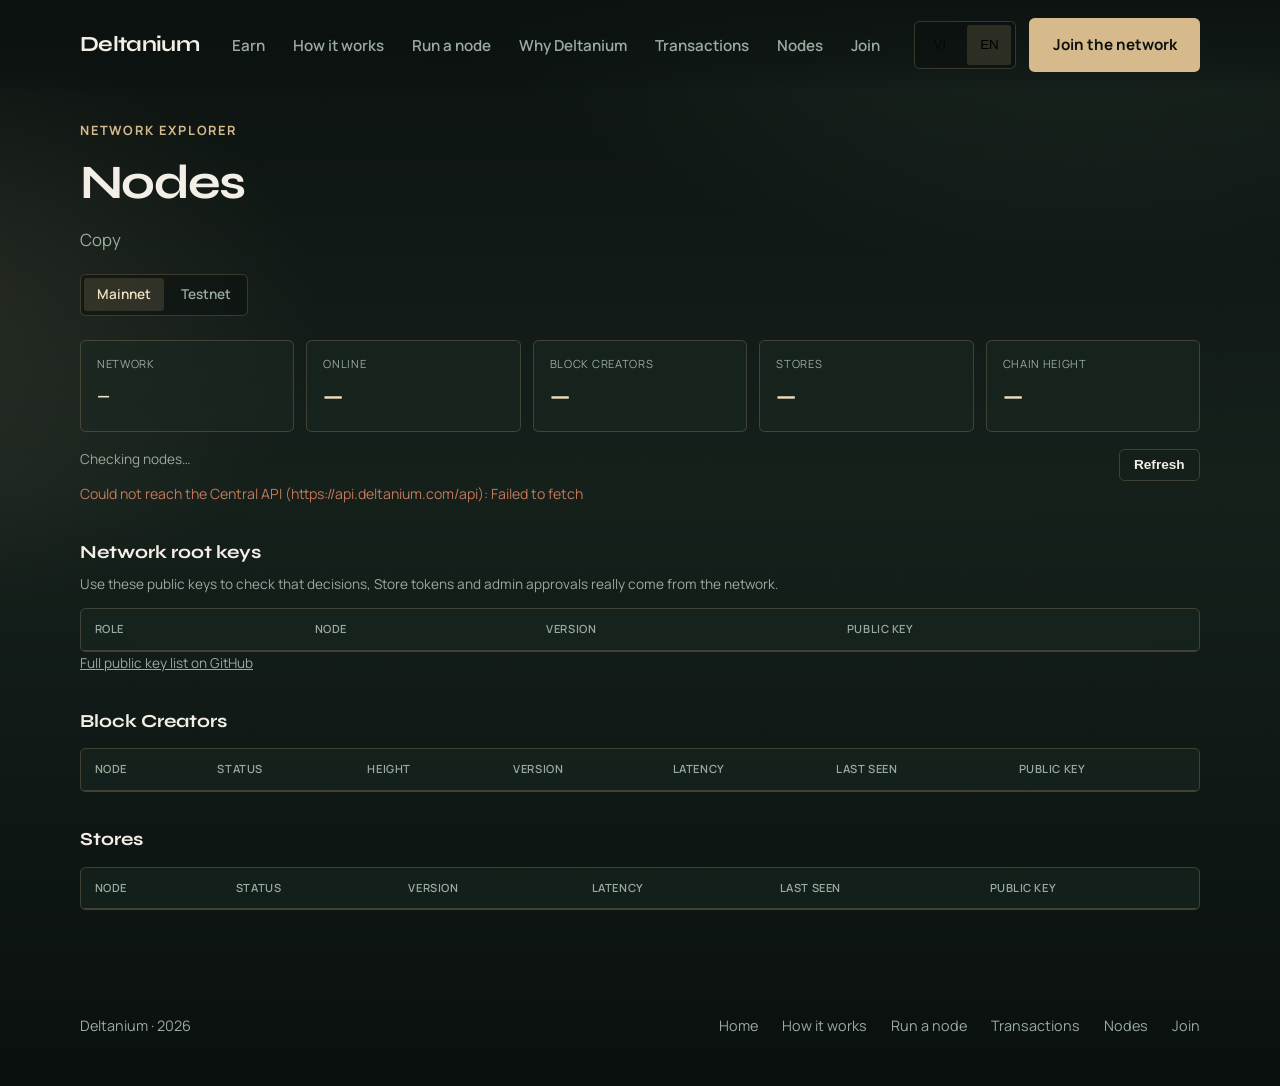
<file: wwwroot/nodes.html>
<!DOCTYPE html>
<html lang="en">
<head>
  <meta charset="UTF-8" />
  <meta name="viewport" content="width=device-width, initial-scale=1.0" />
  <title>Deltanium | Nodes</title>
  <meta name="description" content="Live status of Deltanium Block Creator and Store nodes." />
  <link rel="stylesheet" href="css/index.css?v=20261120a" />
  <link rel="stylesheet" href="css/transactions.css?v=20261120a" />
  <link rel="preconnect" href="https://fonts.googleapis.com" />
  <link rel="preconnect" href="https://fonts.gstatic.com" crossorigin />
  <link href="https://fonts.googleapis.com/css2?family=Manrope:wght@400;600;700&family=Syne:wght@700;800&display=swap" rel="stylesheet" />
</head>
<body class="tx-page" data-page="nodes">
  <header class="site-header">
    <div class="container nav-row">
      <a class="brand" href="index.html">Deltanium</a>
      <nav>
        <ul class="nav-links">
          <li><a href="index.html#economy" data-i18n="nav.economy">Earn</a></li>
          <li><a href="how-it-works.html" data-i18n="nav.how">How it works</a></li>
          <li><a href="node-setup.html" data-i18n="nav.setup">Run a node</a></li>
          <li><a href="index.html#why" data-i18n="nav.why">Why Deltanium</a></li>
          <li><a href="transactions.html" data-i18n="nav.txs">Transactions</a></li>
          <li><a href="nodes.html" data-i18n="nav.nodes" aria-current="page">Nodes</a></li>
          <li><a href="index.html#join" data-i18n="nav.join">Join</a></li>
        </ul>
      </nav>
      <div class="nav-actions">
        <div class="lang-switch" role="group" aria-label="Language">
          <button type="button" class="lang-btn" data-lang="vi" title="Tiếng Việt" aria-label="Tiếng Việt">VI</button>
          <button type="button" class="lang-btn" data-lang="en" title="English" aria-label="English">EN</button>
        </div>
        <a href="https://app.deltanium.com" class="btn btn-primary" data-app-link data-i18n="nav.cta">Join the network</a>
      </div>
    </div>
  </header>

  <main class="tx-main">
    <div class="container">
      <p class="block-kicker" data-i18n="nodes.kicker">Network explorer</p>
      <h1 class="block-title" data-i18n="nodes.title">Nodes</h1>
      <p class="block-copy" data-i18n="nodes.copy">Live status of every active Block Creator and Store node, checked by the Central API.</p>

      <div class="net-bar">
        <div class="net-switch" role="group" aria-label="Network">
          <button type="button" class="net-btn" data-net="mainnet">Mainnet</button>
          <button type="button" class="net-btn" data-net="testnet">Testnet</button>
        </div>
        <p class="testnet-note" data-i18n="net.testnote">Testnet: test coins only, data may be reset.</p>
      </div>

      <div class="node-summary" id="summary">
        <div class="stat"><span class="stat-label" data-i18n="nodes.network">Network</span><span class="stat-value" id="sumNetwork">—</span></div>
        <div class="stat"><span class="stat-label" data-i18n="nodes.online">Online</span><span class="stat-value" id="sumOnline">—</span></div>
        <div class="stat"><span class="stat-label" data-i18n="nodes.blockers">Block Creators</span><span class="stat-value" id="sumBlockers">—</span></div>
        <div class="stat"><span class="stat-label" data-i18n="nodes.stores">Stores</span><span class="stat-value" id="sumStores">—</span></div>
        <div class="stat"><span class="stat-label" data-i18n="nodes.tip">Chain height</span><span class="stat-value" id="sumTip">—</span></div>
      </div>

      <div class="node-meta">
        <p class="tx-meta" id="checkedLine" data-i18n="nodes.loading">Checking nodes…</p>
        <button type="button" class="btn btn-ghost btn-small" id="refresh" data-i18n="nodes.refresh">Refresh</button>
      </div>
      <p class="tx-error" id="errorLine" hidden></p>

      <h2 class="node-h2" data-i18n="nodes.root.title">Network root keys</h2>
      <p class="tx-meta root-copy" data-i18n="nodes.root.copy">Use these public keys to check that decisions, Store tokens and admin approvals really come from the network.</p>
      <div class="tx-table-wrap">
        <table class="tx-table node-table root-table">
          <thead>
            <tr>
              <th data-i18n="nodes.col.role">Role</th>
              <th data-i18n="nodes.col.node">Node</th>
              <th data-i18n="nodes.col.version">Version</th>
              <th data-i18n="nodes.col.key">Public key</th>
            </tr>
          </thead>
          <tbody id="rootBody"></tbody>
        </table>
      </div>
      <p class="tx-meta"><a href="https://github.com/dlvstudio/deltanium/blob/main/NODE_KEYS.md" target="_blank" rel="noopener" data-i18n="nodes.root.github">Full public key list on GitHub</a></p>

      <h2 class="node-h2" data-i18n="nodes.blockers">Block Creators</h2>
      <div class="tx-table-wrap">
        <table class="tx-table node-table">
          <thead>
            <tr>
              <th data-i18n="nodes.col.node">Node</th>
              <th data-i18n="nodes.col.status">Status</th>
              <th data-i18n="nodes.col.height">Height</th>
              <th data-i18n="nodes.col.version">Version</th>
              <th data-i18n="nodes.col.latency">Latency</th>
              <th data-i18n="nodes.col.seen">Last seen</th>
              <th data-i18n="nodes.col.key">Public key</th>
            </tr>
          </thead>
          <tbody id="blockerBody"></tbody>
        </table>
      </div>

      <h2 class="node-h2" data-i18n="nodes.stores">Stores</h2>
      <div class="tx-table-wrap">
        <table class="tx-table node-table">
          <thead>
            <tr>
              <th data-i18n="nodes.col.node">Node</th>
              <th data-i18n="nodes.col.status">Status</th>
              <th data-i18n="nodes.col.version">Version</th>
              <th data-i18n="nodes.col.latency">Latency</th>
              <th data-i18n="nodes.col.seen">Last seen</th>
              <th data-i18n="nodes.col.key">Public key</th>
            </tr>
          </thead>
          <tbody id="storeBody"></tbody>
        </table>
      </div>
    </div>
  </main>

  <footer class="site-footer">
    <div class="container footer-row">
      <div>Deltanium · 2026</div>
      <div style="display:flex; gap:1.5rem;">
        <a href="index.html">Home</a>
        <a href="how-it-works.html" data-i18n="nav.how">How it works</a>
        <a href="node-setup.html" data-i18n="nav.setup">Run a node</a>
        <a href="transactions.html" data-i18n="nav.txs">Transactions</a>
        <a href="nodes.html" data-i18n="nav.nodes">Nodes</a>
        <a href="index.html#join" data-i18n="footer.join">Join</a>
      </div>
    </div>
  </footer>

  <script src="js/network.js?v=20261120a"></script>
  <script src="js/i18n.js?v=20261120a"></script>
  <script src="js/nodes.js?v=20261120a"></script>
</body>
</html>
</file>
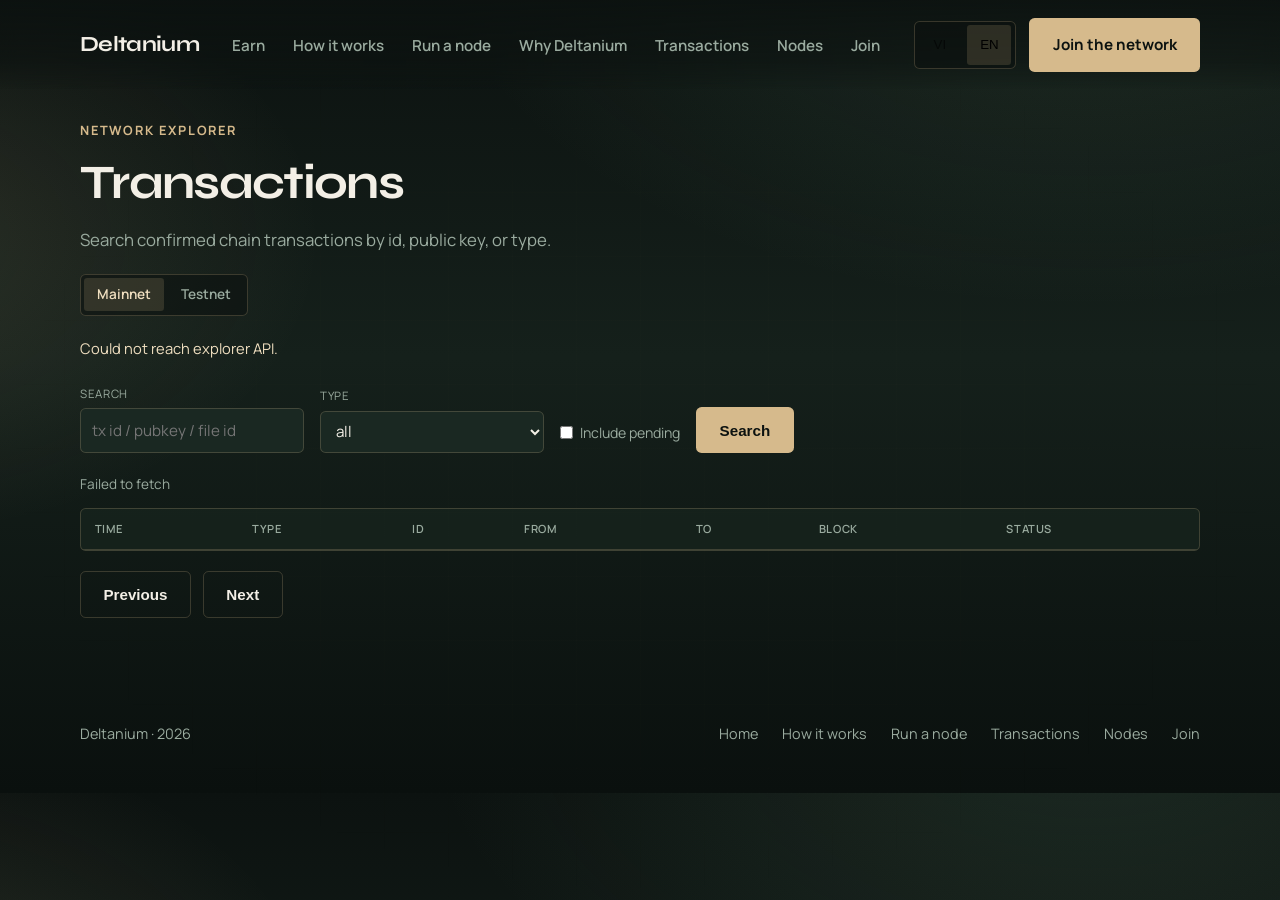
<file: wwwroot/transactions.html>
<!DOCTYPE html>
<html lang="en">
<head>
  <meta charset="UTF-8" />
  <meta name="viewport" content="width=device-width, initial-scale=1.0" />
  <title>Deltanium | Transactions</title>
  <meta name="description" content="Browse and search confirmed Deltanium network transactions." />
  <link rel="stylesheet" href="css/index.css?v=20261120a" />
  <link rel="stylesheet" href="css/transactions.css?v=20261126a" />
  <link rel="preconnect" href="https://fonts.googleapis.com" />
  <link rel="preconnect" href="https://fonts.gstatic.com" crossorigin />
  <link href="https://fonts.googleapis.com/css2?family=Manrope:wght@400;600;700&family=Syne:wght@700;800&display=swap" rel="stylesheet" />
</head>
<body class="tx-page">
  <header class="site-header">
    <div class="container nav-row">
      <a class="brand" href="index.html">Deltanium</a>
      <nav>
        <ul class="nav-links">
          <li><a href="index.html#economy" data-i18n="nav.economy">Earn</a></li>
          <li><a href="how-it-works.html" data-i18n="nav.how">How it works</a></li>
          <li><a href="node-setup.html" data-i18n="nav.setup">Run a node</a></li>
          <li><a href="index.html#why" data-i18n="nav.why">Why Deltanium</a></li>
          <li><a href="transactions.html" data-i18n="nav.txs" aria-current="page">Transactions</a></li>
          <li><a href="nodes.html" data-i18n="nav.nodes">Nodes</a></li>
          <li><a href="index.html#join" data-i18n="nav.join">Join</a></li>
        </ul>
      </nav>
      <div class="nav-actions">
        <div class="lang-switch" role="group" aria-label="Language">
          <button type="button" class="lang-btn" data-lang="vi" title="Tiếng Việt" aria-label="Tiếng Việt">VI</button>
          <button type="button" class="lang-btn" data-lang="en" title="English" aria-label="English">EN</button>
        </div>
        <a href="https://app.deltanium.com" class="btn btn-primary" data-app-link data-i18n="nav.cta">Join the network</a>
      </div>
    </div>
  </header>

  <main class="tx-main">
    <div class="container">
      <p class="block-kicker" data-i18n="tx.kicker">Network explorer</p>
      <h1 class="block-title" data-i18n="tx.title">Transactions</h1>
      <p class="block-copy" data-i18n="tx.copy">Search confirmed chain transactions by id, public key, or type. Data is read from Block Creator nodes via the Central API.</p>

      <div class="net-bar">
        <div class="net-switch" role="group" aria-label="Network">
          <button type="button" class="net-btn" data-net="mainnet">Mainnet</button>
          <button type="button" class="net-btn" data-net="testnet">Testnet</button>
        </div>
        <p class="testnet-note" data-i18n="net.testnote">Testnet: test coins only, data may be reset.</p>
      </div>

      <div class="tx-status" id="statusLine" data-i18n="tx.loading">Loading chain tip…</div>

      <form class="tx-search" id="searchForm">
        <label class="tx-field">
          <span data-i18n="tx.q">Search</span>
          <input id="q" type="search" placeholder="tx id / pubkey / file id" autocomplete="off" />
        </label>
        <label class="tx-field">
          <span data-i18n="tx.type">Type</span>
          <select id="type">
            <option value="all">all</option>
            <option>TopUp</option>
            <option>Follow</option>
            <option>Unfollow</option>
            <option>CreatePost</option>
            <option>StorageOperation</option>
            <option>StorageTerm</option>
            <option>Transfer</option>
            <option>Donate</option>
            <option>UserRegistration</option>
            <option>NodeRegistration</option>
            <option>React</option>
            <option>Comment</option>
          </select>
        </label>
        <label class="tx-check">
          <input id="pending" type="checkbox" />
          <span data-i18n="tx.pending">Include pending</span>
        </label>
        <button type="submit" class="btn btn-primary" data-i18n="tx.search">Search</button>
      </form>

      <p class="tx-meta" id="metaLine"></p>

      <div class="tx-table-wrap">
        <table class="tx-table" id="txTable">
          <thead>
            <tr>
              <th data-i18n="tx.col.time">Time</th>
              <th data-i18n="tx.col.type">Type</th>
              <th data-i18n="tx.col.id">Id</th>
              <th data-i18n="tx.col.from">From</th>
              <th data-i18n="tx.col.to">To</th>
              <th data-i18n="tx.col.block">Block</th>
              <th data-i18n="tx.col.status">Status</th>
            </tr>
          </thead>
          <tbody id="txBody"></tbody>
        </table>
      </div>

      <div class="tx-pager">
        <button type="button" class="btn btn-ghost" id="btnPrev" data-i18n="tx.prev" disabled>Previous</button>
        <button type="button" class="btn btn-ghost" id="btnNext" data-i18n="tx.next" disabled>Next</button>
      </div>

      <div class="tx-terms" id="termView" hidden></div>
      <pre class="tx-detail" id="detail" hidden></pre>
    </div>
  </main>

  <footer class="site-footer">
    <div class="container footer-row">
      <div>Deltanium · 2026</div>
      <div style="display:flex; gap:1.5rem;">
        <a href="index.html">Home</a>
        <a href="how-it-works.html" data-i18n="nav.how">How it works</a>
        <a href="node-setup.html" data-i18n="nav.setup">Run a node</a>
        <a href="transactions.html" data-i18n="nav.txs">Transactions</a>
        <a href="nodes.html" data-i18n="nav.nodes">Nodes</a>
        <a href="index.html#join" data-i18n="footer.join">Join</a>
      </div>
    </div>
  </footer>

  <script src="js/network.js?v=20261120a"></script>
  <script src="js/i18n.js?v=20261126a"></script>
  <script src="js/transactions.js?v=20261126a"></script>
</body>
</html>
</file>
<file: wwwroot/css/index.css>
:root {
    --ink: #0c1210;
    --ink-soft: #15201b;
    --panel: #1a2822;
    --line: rgba(214, 186, 140, 0.22);
    --sand: #d6ba8c;
    --sand-bright: #f0dfc0;
    --moss: #6f9b7a;
    --moss-deep: #3d6b52;
    --text: #f3efe6;
    --muted: #9aab9f;
    --danger-soft: #c4785a;
    --font-display: "Syne", sans-serif;
    --font-body: "Manrope", sans-serif;
    --max: 1120px;
    --radius: 0.35rem;
}

* {
    margin: 0;
    padding: 0;
    box-sizing: border-box;
}

html {
    scroll-behavior: smooth;
}

body {
    background:
        radial-gradient(1200px 700px at 85% -10%, rgba(109, 155, 122, 0.18), transparent 55%),
        radial-gradient(900px 600px at -10% 30%, rgba(214, 186, 140, 0.12), transparent 50%),
        linear-gradient(180deg, var(--ink) 0%, var(--ink-soft) 45%, #0a100e 100%);
    color: var(--text);
    font-family: var(--font-body);
    line-height: 1.65;
    overflow-x: hidden;
}

body::before {
    content: "";
    position: fixed;
    inset: 0;
    pointer-events: none;
    z-index: 0;
    opacity: 0.35;
    background-image:
        linear-gradient(rgba(214, 186, 140, 0.04) 1px, transparent 1px),
        linear-gradient(90deg, rgba(214, 186, 140, 0.04) 1px, transparent 1px);
    background-size: 64px 64px;
    mask-image: radial-gradient(ellipse at center, black 35%, transparent 80%);
}

a {
    color: inherit;
}

img {
    max-width: 100%;
    display: block;
}

.site-header {
    position: fixed;
    top: 0;
    left: 0;
    right: 0;
    z-index: 40;
    padding: 1.1rem 0;
    background: linear-gradient(180deg, rgba(12, 18, 16, 0.92), rgba(12, 18, 16, 0.55) 70%, transparent);
    backdrop-filter: blur(8px);
}

.container {
    width: min(100% - 2.5rem, var(--max));
    margin-inline: auto;
    position: relative;
    z-index: 1;
}

.nav-row {
    display: flex;
    align-items: center;
    justify-content: space-between;
    gap: 1rem;
}

.brand {
    font-family: var(--font-display);
    font-weight: 700;
    font-size: 1.35rem;
    letter-spacing: -0.03em;
    text-decoration: none;
}

.brand span {
    color: var(--sand);
}

.nav-links {
    display: flex;
    gap: 1.75rem;
    list-style: none;
}

.nav-links a {
    text-decoration: none;
    color: var(--muted);
    font-size: 0.95rem;
    font-weight: 600;
    transition: color 0.2s ease;
}

.nav-links a:hover {
    color: var(--sand-bright);
}

.nav-actions {
    display: flex;
    align-items: center;
    gap: 0.85rem;
}

.lang-switch {
    display: inline-flex;
    align-items: center;
    gap: 0.35rem;
    padding: 0.2rem;
    border: 1px solid var(--line);
    border-radius: var(--radius);
    background: rgba(12, 18, 16, 0.55);
}

.lang-btn {
    appearance: none;
    border: 0;
    background: transparent;
    padding: 0.25rem 0.3rem;
    cursor: pointer;
    border-radius: 0.2rem;
    line-height: 0;
    opacity: 0.55;
    transition: opacity 0.2s ease, background 0.2s ease;
}

.lang-btn:hover {
    opacity: 0.9;
}

.lang-btn.is-active {
    opacity: 1;
    background: rgba(214, 186, 140, 0.16);
}

.lang-btn svg {
    display: block;
    border-radius: 2px;
}

.btn {
    display: inline-flex;
    align-items: center;
    justify-content: center;
    gap: 0.5rem;
    padding: 0.85rem 1.4rem;
    border-radius: var(--radius);
    text-decoration: none;
    font-weight: 700;
    font-size: 0.95rem;
    border: 1px solid transparent;
    transition: transform 0.2s ease, background 0.2s ease, border-color 0.2s ease, color 0.2s ease;
}

.btn:hover {
    transform: translateY(-1px);
}

.btn-primary {
    background: var(--sand);
    color: var(--ink);
}

.btn-primary:hover {
    background: var(--sand-bright);
}

.btn-ghost {
    border-color: var(--line);
    color: var(--text);
    background: transparent;
}

.btn-ghost:hover {
    border-color: var(--sand);
    color: var(--sand-bright);
}

/* Hero: copy + diagram side by side (no overlap) */
.hero {
    min-height: 100vh;
    display: flex;
    align-items: center;
    padding: 7.5rem 0 4rem;
    position: relative;
    overflow: hidden;
}

.hero-glow {
    position: absolute;
    inset: 0;
    z-index: 0;
    pointer-events: none;
    background:
        radial-gradient(ellipse at 75% 35%, rgba(61, 107, 82, 0.35), transparent 55%),
        radial-gradient(ellipse at 90% 80%, rgba(214, 186, 140, 0.14), transparent 40%);
}

.hero-grid {
    display: grid;
    grid-template-columns: minmax(0, 1fr) minmax(0, 1.05fr);
    gap: clamp(1.5rem, 4vw, 3.5rem);
    align-items: center;
}

.hero-copy {
    min-width: 0;
    max-width: 34rem;
}

.hero-visual {
    min-width: 0;
    position: relative;
    display: grid;
    gap: 1rem;
    padding: 0.5rem 0;
    animation: floatSoft 9s ease-in-out infinite;
}

.story-card {
    border: 1px solid var(--line);
    background: linear-gradient(160deg, rgba(26, 40, 34, 0.92), rgba(12, 18, 16, 0.72));
    padding: 1.25rem 1.35rem;
    display: grid;
    grid-template-columns: auto 1fr;
    gap: 0.85rem 1rem;
    align-items: start;
}

.story-card-b {
    margin-left: clamp(1rem, 6vw, 3.5rem);
    opacity: 0.95;
}

.story-avatar {
    width: 2.6rem;
    height: 2.6rem;
    border-radius: 50%;
    background: linear-gradient(145deg, var(--sand), var(--moss-deep));
}

.story-avatar-b {
    background: linear-gradient(145deg, var(--moss), #2a4a38);
}

.story-lines {
    display: grid;
    gap: 0.35rem;
    min-width: 0;
}

.story-name {
    font-family: var(--font-display);
    font-weight: 700;
    letter-spacing: -0.02em;
}

.story-body {
    color: var(--muted);
    font-size: 0.98rem;
}

.story-seal {
    grid-column: 1 / -1;
    margin-top: 0.35rem;
    font-size: 0.78rem;
    font-weight: 700;
    letter-spacing: 0.06em;
    text-transform: uppercase;
    color: var(--sand);
}

.promise-grid {
    display: grid;
    grid-template-columns: repeat(3, minmax(0, 1fr));
    gap: 1.5rem 2rem;
    margin-top: 2.75rem;
}

.promise {
    padding-top: 1.1rem;
    border-top: 1px solid var(--line);
}

.promise h3 {
    font-family: var(--font-display);
    font-size: 1.2rem;
    letter-spacing: -0.02em;
    margin-bottom: 0.45rem;
}

.promise p {
    color: var(--muted);
}

.feature-rows {
    margin-top: 2.5rem;
    display: grid;
    gap: 0;
    border-top: 1px solid var(--line);
}

.feature-row {
    padding: 1.6rem 0;
    border-bottom: 1px solid var(--line);
    display: grid;
    grid-template-columns: minmax(10rem, 16rem) 1fr;
    gap: 1.25rem;
}

.feature-row h3 {
    font-family: var(--font-display);
    font-size: 1.3rem;
    letter-spacing: -0.02em;
}

.feature-row p {
    color: var(--muted);
    max-width: 40rem;
}

.quiet-panel {
    display: grid;
    align-content: center;
    gap: 0.85rem;
    min-height: 16rem;
}

.quiet-label {
    color: var(--sand);
    font-size: 0.78rem;
    font-weight: 700;
    letter-spacing: 0.12em;
    text-transform: uppercase;
}

.quiet-title {
    font-family: var(--font-display);
    font-size: clamp(1.4rem, 2.5vw, 1.85rem);
    letter-spacing: -0.03em;
    line-height: 1.25;
}

.quiet-copy {
    color: var(--muted);
}

.join-panel {
    max-width: 46rem;
}

.join-steps {
    margin-top: 1.75rem;
    padding-left: 1.2rem;
    display: grid;
    gap: 0.85rem;
    color: var(--muted);
}

.join-steps li::marker {
    color: var(--sand);
    font-weight: 700;
}

.join-note {
    margin-top: 1.5rem;
    color: var(--muted);
    font-size: 0.95rem;
    max-width: 40rem;
}

.hero-brand {
    font-family: var(--font-display);
    font-size: clamp(3.2rem, 8vw, 5.6rem);
    font-weight: 800;
    letter-spacing: -0.045em;
    line-height: 0.95;
    margin-bottom: 1.25rem;
    animation: riseIn 0.9s ease both;
}

.hero-brand em {
    font-style: normal;
    color: var(--sand);
}

.hero-line {
    font-size: clamp(1.15rem, 2.2vw, 1.4rem);
    color: var(--text);
    font-weight: 600;
    margin-bottom: 0.85rem;
    animation: riseIn 0.9s ease 0.08s both;
}

.hero-sub {
    color: var(--muted);
    font-size: 1.05rem;
    max-width: 28rem;
    margin-bottom: 2rem;
    animation: riseIn 0.9s ease 0.16s both;
}

.hero-actions {
    display: flex;
    flex-wrap: wrap;
    gap: 0.85rem;
    animation: riseIn 0.9s ease 0.24s both;
}

section.block {
    padding: 5.5rem 0;
}

.block-kicker {
    color: var(--sand);
    font-size: 0.8rem;
    font-weight: 700;
    letter-spacing: 0.14em;
    text-transform: uppercase;
    margin-bottom: 0.85rem;
}

.block-title {
    font-family: var(--font-display);
    font-size: clamp(2rem, 4vw, 3rem);
    letter-spacing: -0.035em;
    line-height: 1.15;
    margin-bottom: 1rem;
    max-width: min(22rem, 100%);
}

.block-copy {
    color: var(--muted);
    max-width: 38rem;
    font-size: 1.05rem;
}

/* Architecture flow */
.flow {
    margin-top: 3rem;
    display: grid;
    gap: 0;
    border-top: 1px solid var(--line);
}

.flow-step {
    display: grid;
    grid-template-columns: 5.5rem 1fr;
    gap: 1.25rem;
    padding: 1.6rem 0;
    border-bottom: 1px solid var(--line);
    opacity: 0;
    transform: translateY(12px);
    transition: opacity 0.6s ease, transform 0.6s ease;
}

.flow-step.is-in {
    opacity: 1;
    transform: none;
}

.flow-index {
    font-family: var(--font-display);
    font-size: 1.6rem;
    color: var(--moss);
    font-weight: 700;
}

.flow-step h3 {
    font-family: var(--font-display);
    font-size: 1.25rem;
    letter-spacing: -0.02em;
    margin-bottom: 0.35rem;
}

.flow-step p {
    color: var(--muted);
    max-width: 48rem;
}

/* Split sections */
.split {
    display: grid;
    grid-template-columns: minmax(0, 1.1fr) minmax(0, 0.9fr);
    gap: clamp(1.5rem, 3vw, 3rem);
    align-items: stretch;
}

.split > :first-child {
    min-width: 0;
}

.split > .diagram {
    align-self: stretch;
    display: flex;
    align-items: center;
}

.plain-list {
    list-style: none;
    margin-top: 1.75rem;
    display: grid;
    gap: 1rem;
}

.plain-list li {
    padding-left: 1.1rem;
    border-left: 2px solid var(--moss-deep);
    color: var(--muted);
}

.plain-list strong {
    display: block;
    color: var(--text);
    font-family: var(--font-display);
    font-size: 1.05rem;
    margin-bottom: 0.2rem;
    letter-spacing: -0.02em;
}

.diagram {
    border: 1px solid var(--line);
    background: linear-gradient(160deg, rgba(26, 40, 34, 0.9), rgba(12, 18, 16, 0.65));
    padding: 1.5rem;
    min-height: 18rem;
    position: relative;
    overflow: hidden;
}

.diagram svg {
    width: 100%;
    height: auto;
}

.pulse-line {
    stroke-dasharray: 6 8;
    animation: dashMove 2.8s linear infinite;
}

.roles {
    display: grid;
    grid-template-columns: repeat(2, 1fr);
    gap: 1.25rem 2rem;
    margin-top: 2.5rem;
}

.role {
    padding-top: 1rem;
    border-top: 1px solid var(--line);
}

.role h3 {
    font-family: var(--font-display);
    font-size: 1.15rem;
    margin-bottom: 0.4rem;
    letter-spacing: -0.02em;
}

.role p {
    color: var(--muted);
    font-size: 0.98rem;
}

.role .tag {
    display: inline-block;
    margin-bottom: 0.55rem;
    font-size: 0.72rem;
    letter-spacing: 0.08em;
    text-transform: uppercase;
    color: var(--sand);
    font-weight: 700;
}

.modes {
    display: grid;
    grid-template-columns: 1fr 1fr;
    gap: 2rem;
    margin-top: 2.5rem;
}

.mode {
    padding: 0;
}

.mode h3 {
    font-family: var(--font-display);
    font-size: 1.4rem;
    margin-bottom: 0.6rem;
    letter-spacing: -0.02em;
}

.mode p {
    color: var(--muted);
}

.cta-band {
    margin: 1rem 0 4rem;
    border-top: 1px solid var(--line);
    border-bottom: 1px solid var(--line);
}

.cta {
    padding: 3.5rem 0;
    text-align: left;
}

.cta h2 {
    font-family: var(--font-display);
    font-size: clamp(2rem, 4.5vw, 3.2rem);
    letter-spacing: -0.04em;
    line-height: 1.15;
    max-width: min(28rem, 100%);
    margin-bottom: 1rem;
}

.cta p {
    color: var(--muted);
    max-width: min(40rem, 100%);
    margin-bottom: 1.75rem;
}

.site-footer {
    padding: 2.5rem 0 3rem;
    color: var(--muted);
    font-size: 0.9rem;
}

.footer-row {
    display: flex;
    justify-content: space-between;
    gap: 1rem;
    flex-wrap: wrap;
}

.footer-row a {
    text-decoration: none;
    color: var(--muted);
}

.footer-row a:hover {
    color: var(--sand);
}

@keyframes riseIn {
    from {
        opacity: 0;
        transform: translateY(18px);
    }
    to {
        opacity: 1;
        transform: none;
    }
}

@keyframes floatSoft {
    0%, 100% { transform: translateY(0); }
    50% { transform: translateY(-12px); }
}

@keyframes dashMove {
    to { stroke-dashoffset: -56; }
}

@media (max-width: 900px) {
    .nav-links {
        display: none;
    }

    .split,
    .promise-grid,
    .hero-grid {
        grid-template-columns: 1fr;
    }

    .hero {
        align-items: flex-start;
        padding-top: 6.5rem;
        min-height: auto;
    }

    /* Headline and calls to action first; the story cards follow. */
    .hero-visual {
        animation: none;
        margin-top: 0.5rem;
    }

    .story-card-b {
        margin-left: 0;
    }

    .feature-row {
        grid-template-columns: 1fr;
        gap: 0.4rem;
    }

    .nav-actions .btn-primary {
        padding: 0.7rem 1rem;
        font-size: 0.85rem;
    }
}

.testnet-card {
    margin-top: 2.5rem;
    padding: 1.5rem 1.6rem;
    border: 1px dashed rgba(196, 120, 90, 0.55);
    border-radius: var(--radius);
    background: rgba(196, 120, 90, 0.06);
}

.testnet-card .block-kicker { color: var(--danger-soft); }
.testnet-card h3 { font-family: var(--font-display); font-size: 1.35rem; margin: 0.35rem 0 0.6rem; }
.testnet-card p { color: var(--muted); }
.testnet-actions { display: flex; flex-wrap: wrap; gap: 0.75rem; margin-top: 1.25rem; }

/* Network economy */
.econ-title { max-width: min(30rem, 100%); }

.econ-grid {
    display: grid;
    grid-template-columns: repeat(4, minmax(0, 1fr));
    gap: 1.5rem;
    margin-top: 2.75rem;
}

.econ-card {
    padding: 1.4rem 1.3rem 1.5rem;
    border: 1px solid var(--line);
    border-radius: var(--radius);
    background: rgba(26, 40, 34, 0.55);
}

.econ-share {
    font-family: var(--font-display);
    font-size: 2.1rem;
    font-weight: 800;
    letter-spacing: -0.04em;
    color: var(--sand-bright);
    line-height: 1.1;
    margin-bottom: 0.6rem;
}

.econ-card h3 {
    font-family: var(--font-display);
    font-size: 1.12rem;
    letter-spacing: -0.02em;
    margin-bottom: 0.45rem;
}

.econ-card p:not(.econ-share) { color: var(--muted); font-size: 0.95rem; }

.econ-split { margin-top: 3.5rem; }

.econ-h3 {
    font-family: var(--font-display);
    font-size: 1.3rem;
    letter-spacing: -0.025em;
    margin: 0 0 1rem;
}

.econ-split .econ-h3 + .plain-list { margin-top: 0; }
.econ-legend + .econ-h3 { margin-top: 2.25rem; }

.econ-bar {
    display: flex;
    height: 2.4rem;
    border-radius: var(--radius);
    overflow: hidden;
    font-weight: 700;
    font-size: 0.85rem;
}

.econ-bar span { display: flex; align-items: center; padding: 0 0.7rem; min-width: 2.2rem; }
.econ-bar-node, .dot-node { background: var(--moss); color: var(--ink); }
.econ-bar-fund, .dot-fund { background: var(--sand); color: var(--ink); }
.econ-bar-ops, .dot-ops { background: var(--danger-soft); color: var(--ink); }

.econ-legend { list-style: none; margin-top: 0.9rem; display: grid; gap: 0.35rem; color: var(--muted); font-size: 0.95rem; }
.econ-legend li { display: flex; gap: 0.6rem; align-items: center; }
.econ-legend .dot { width: 0.7rem; height: 0.7rem; border-radius: 50%; flex: none; }

.econ-calc {
    align-content: start;
    padding: 1.6rem;
    border: 1px solid var(--line);
    border-radius: var(--radius);
    background: rgba(26, 40, 34, 0.55);
}

.econ-field { display: grid; gap: 0.35rem; color: var(--muted); font-size: 0.9rem; }

.econ-field input {
    width: 100%;
    padding: 0.65rem 0.8rem;
    border: 1px solid var(--line);
    border-radius: var(--radius);
    background: var(--ink);
    color: var(--text);
    font: inherit;
    font-size: 1rem;
}

.econ-field input:focus { outline: 2px solid var(--sand); outline-offset: 1px; }

.econ-out { display: grid; gap: 0.45rem; margin-top: 0.4rem; }
.econ-out div { display: flex; justify-content: space-between; gap: 1rem; color: var(--muted); }
.econ-out dd { color: var(--text); font-variant-numeric: tabular-nums; font-weight: 600; }

.econ-out .econ-total {
    padding: 0.55rem 0;
    border-top: 1px solid var(--line);
    border-bottom: 1px solid var(--line);
}

.econ-out .econ-total dt { color: var(--text); font-weight: 700; }
.econ-out .econ-total dd { color: var(--sand-bright); font-family: var(--font-display); font-size: 1.35rem; }

.econ-fine { font-size: 0.82rem; line-height: 1.5; }

.econ-flywheel { margin-top: 3.5rem; max-width: 46rem; }

.econ-steps {
    list-style: none;
    counter-reset: step;
    display: grid;
    gap: 0.7rem;
    color: var(--muted);
}

.econ-steps li { counter-increment: step; display: grid; grid-template-columns: 2rem 1fr; gap: 0.6rem; }

.econ-steps li::before {
    content: counter(step);
    font-family: var(--font-display);
    font-weight: 800;
    color: var(--sand);
}

.econ-risk { font-size: 0.88rem; border-left: 2px solid var(--danger-soft); padding-left: 0.9rem; }

@media (max-width: 1000px) {
    .econ-grid { grid-template-columns: repeat(2, minmax(0, 1fr)); }
}

@media (max-width: 900px) {
    .econ-split { grid-template-columns: 1fr; }
}

@media (max-width: 560px) {
    .econ-grid { grid-template-columns: 1fr; }
}

/* Hero: earning message */
.btn-earn {
    border-color: var(--sand);
    color: var(--sand-bright);
    background: rgba(214, 186, 140, 0.08);
}

.btn-earn:hover { background: rgba(214, 186, 140, 0.16); }

.hero-stats {
    list-style: none;
    display: grid;
    grid-template-columns: repeat(3, minmax(0, 1fr));
    gap: 1rem;
    margin-top: 2.25rem;
    padding-top: 1.25rem;
    border-top: 1px solid var(--line);
    animation: riseIn 0.9s ease 0.32s both;
}

.hero-stats li { display: grid; gap: 0.2rem; color: var(--muted); font-size: 0.85rem; line-height: 1.4; }

.hero-stats strong {
    font-family: var(--font-display);
    font-size: 1.35rem;
    letter-spacing: -0.03em;
    color: var(--sand-bright);
    white-space: nowrap;
}

.story-card-node { margin-left: clamp(0.5rem, 3vw, 1.75rem); }
.story-avatar-node { background: linear-gradient(145deg, var(--sand-bright), var(--sand)); border-radius: 0.5rem; }
.story-seal-earn { color: var(--moss); }

/* Keep the wordmark inside its column */
.hero-brand { font-size: clamp(2.6rem, 4.6vw, 4.3rem); }

@media (max-width: 560px) {
    .hero-stats { grid-template-columns: 1fr; gap: 0.7rem; }
    .hero-stats li { grid-template-columns: auto 1fr; align-items: baseline; gap: 0.6rem; }
}

/* Nav: never wrap labels; drop the link row before it gets crowded */
.nav-links a, .nav-actions .btn { white-space: nowrap; }

@media (max-width: 1180px) {
    .nav-links { gap: 1.2rem; }
}

@media (max-width: 1080px) {
    .nav-links { display: none; }
}

/* What you need to run a node */
.econ-need {
    display: grid;
    grid-template-columns: minmax(0, 1fr) minmax(0, 1fr);
    gap: clamp(1.5rem, 3vw, 3rem);
    margin-top: 3.5rem;
    padding-top: 2.5rem;
    border-top: 1px solid var(--line);
}

.econ-checks { list-style: none; display: grid; gap: 0.7rem; color: var(--muted); }
.econ-checks li { position: relative; padding-left: 1.6rem; }
.econ-checks li::before { content: "✓"; position: absolute; left: 0; color: var(--moss); font-weight: 800; }

.econ-live {
    margin-top: 1.5rem;
    padding: 1rem 1.2rem;
    border: 1px solid var(--line);
    border-radius: var(--radius);
    background: rgba(61, 107, 82, 0.12);
    display: grid;
    gap: 0.35rem;
}

.econ-live-nums { color: var(--muted); }
.econ-live-nums strong { font-family: var(--font-display); font-size: 1.4rem; color: var(--sand-bright); }

@media (max-width: 900px) {
    .econ-need { grid-template-columns: 1fr; }
}

/* Phones: bigger language buttons; the hero already has both calls to action, so drop the header one */
.lang-btn { min-height: 40px; min-width: 44px; }

@media (max-width: 560px) {
    .nav-actions .btn-primary { display: none; }
}
.econ-live[hidden] { display: none; }
.cta h2 { max-width: min(46rem, 100%); }

/* Nodes: root keys */
.root-copy { margin: -0.4rem 0 1rem; max-width: 46rem; }
.root-table td small { color: var(--muted); }
.key-full { word-break: break-all; font-size: 0.8rem; }
</file>
<file: wwwroot/css/how.css>
/* How it works page */
.how-main { padding-top: 5.5rem; }
.how-hero { padding-bottom: 1rem; }
.how-title { max-width: min(36rem, 100%); }
.how-h2 { max-width: min(32rem, 100%); }
.how-note { margin-top: 1.5rem; color: var(--muted); }
.how-note a { color: var(--sand); }

.how-node {
    padding: 1.2rem 1.25rem;
    border: 1px solid var(--line);
    border-radius: var(--radius);
    background: rgba(26, 40, 34, 0.55);
    display: grid;
    gap: 0.4rem;
    align-content: start;
}

.how-node h3 { font-family: var(--font-display); font-size: 1.1rem; letter-spacing: -0.02em; }
.how-node p { color: var(--muted); font-size: 0.95rem; }
.how-ico { font-size: 1.5rem; line-height: 1; }

.how-tag {
    justify-self: start;
    margin-top: 0.3rem;
    padding: 0.2rem 0.55rem;
    border: 1px solid var(--line);
    border-radius: 999px;
    font-size: 0.78rem;
    font-weight: 700;
    color: var(--sand);
}

.how-tag-earn { color: var(--moss); border-color: rgba(111, 155, 122, 0.5); }

/* Map: you -> (directory, stores, blockers) */
.how-map {
    display: grid;
    grid-template-columns: minmax(0, 1fr) 3rem minmax(0, 1.6fr);
    align-items: center;
    margin-top: 2.25rem;
}

.how-node-you { border-color: var(--sand); background: rgba(214, 186, 140, 0.08); }
.how-col { display: grid; gap: 0.9rem; }

/* Connector: horizontal line with an arrow head; vertical on phones */
.how-link { display: flex; align-items: center; justify-content: center; align-self: stretch; }
.how-link span { position: relative; display: block; width: 100%; height: 2px; background: var(--sand); opacity: 0.7; }
.how-link span::after {
    content: "";
    position: absolute;
    right: -1px;
    top: -5px;
    border-left: 8px solid var(--sand);
    border-top: 6px solid transparent;
    border-bottom: 6px solid transparent;
}

/* Steps */
.how-steps {
    list-style: none;
    display: grid;
    grid-template-columns: repeat(5, minmax(0, 1fr));
    gap: 1rem;
    margin-top: 2.25rem;
    counter-reset: none;
}

.how-steps li {
    position: relative;
    padding: 1.1rem 1rem 1.2rem;
    border: 1px solid var(--line);
    border-radius: var(--radius);
    background: rgba(26, 40, 34, 0.55);
}

.how-steps li:not(:last-child)::after {
    content: "→";
    position: absolute;
    right: -0.85rem;
    top: 1.15rem;
    color: var(--sand);
    font-weight: 800;
}

.how-num {
    display: inline-grid;
    place-items: center;
    width: 1.8rem;
    height: 1.8rem;
    border-radius: 50%;
    background: var(--sand);
    color: var(--ink);
    font-family: var(--font-display);
    font-weight: 800;
    margin-bottom: 0.6rem;
}

.how-steps h3 { font-family: var(--font-display); font-size: 1.02rem; margin-bottom: 0.35rem; letter-spacing: -0.02em; }
.how-steps p { color: var(--muted); font-size: 0.92rem; }

/* Lock diagram */
.how-lock {
    display: grid;
    gap: 0.8rem;
    align-content: center;
    padding: 1.5rem;
    border: 1px solid var(--line);
    border-radius: var(--radius);
    background: rgba(26, 40, 34, 0.55);
}

.how-lock-row { display: flex; align-items: center; justify-content: center; gap: 0.7rem; flex-wrap: wrap; }
.how-lock-mid { opacity: 0.85; }
.how-lock-cap { text-align: center; color: var(--muted); font-size: 0.85rem; margin-top: -0.4rem; }
.how-arrow { color: var(--sand); font-weight: 800; }

.how-chip {
    padding: 0.4rem 0.75rem;
    border: 1px solid var(--line);
    border-radius: 999px;
    font-weight: 700;
    font-size: 0.9rem;
}

.how-chip-you { border-color: var(--sand); color: var(--sand-bright); }
.how-chip-dim { color: var(--muted); border-style: dashed; }

/* Money */
.how-money {
    display: grid;
    grid-template-columns: minmax(0, 1fr) 3rem minmax(0, 1fr) 3rem minmax(0, 1.3fr);
    align-items: stretch;
    margin-top: 2.25rem;
}

.how-bar { margin-top: 0.4rem; height: 2rem; }

.how-table td:first-child { font-weight: 700; color: var(--text); }
.how-table td { vertical-align: top; }

@media (max-width: 900px) {
    .how-map, .how-money { grid-template-columns: 1fr; }
    .how-link { height: 2.2rem; }
    .how-link span { width: 2px; height: 100%; }
    .how-link span::after { right: -5px; top: auto; bottom: -1px; border-left: 6px solid transparent; border-right: 6px solid transparent; border-top: 8px solid var(--sand); border-bottom: 0; }
    .how-steps { grid-template-columns: 1fr; }
    .how-steps li:not(:last-child)::after { content: "↓"; right: auto; left: 1.6rem; top: auto; bottom: -1.05rem; }
}

/* Who holds what */
.how-table-wrap { margin-top: 2rem; overflow-x: auto; border: 1px solid var(--line); border-radius: var(--radius); }
.how-table { width: 100%; border-collapse: collapse; font-size: 0.95rem; }
.how-table th {
    text-align: left;
    padding: 0.8rem 1rem;
    color: var(--sand);
    font-size: 0.78rem;
    letter-spacing: 0.1em;
    text-transform: uppercase;
    background: rgba(26, 40, 34, 0.7);
    border-bottom: 1px solid var(--line);
}
.how-table td { padding: 0.85rem 1rem; color: var(--muted); border-bottom: 1px solid var(--line); line-height: 1.5; }
.how-table tr:last-child td { border-bottom: 0; }

@media (max-width: 640px) {
    .how-table thead { display: none; }
    .how-table, .how-table tbody, .how-table tr, .how-table td { display: block; width: 100%; }
    .how-table tr { padding: 0.8rem 1rem; border-bottom: 1px solid var(--line); }
    .how-table tr:last-child { border-bottom: 0; }
    .how-table td { padding: 0.15rem 0; border: 0; }
    .how-table td:first-child { color: var(--sand-bright); margin-bottom: 0.2rem; }
}

/* Node setup guide */
.setup-toc { display: flex; flex-wrap: wrap; gap: 0.5rem 1.2rem; margin-top: 1.5rem; }
.setup-toc a { color: var(--sand); font-weight: 700; text-decoration: none; }
.setup-toc a:hover { color: var(--sand-bright); }
.setup-grid { display: grid; grid-template-columns: repeat(2, minmax(0, 1fr)); gap: 1rem; margin-top: 1.5rem; }
.setup-req { margin-top: 1.75rem; }
.setup-steps { list-style: none; counter-reset: step; display: grid; gap: 1.5rem; margin-top: 2rem; }
.setup-steps > li { counter-increment: step; position: relative; padding-left: 3rem; }
.setup-steps > li::before {
    content: counter(step);
    position: absolute; left: 0; top: 0;
    width: 2rem; height: 2rem; border-radius: 50%;
    display: grid; place-items: center;
    background: var(--sand); color: var(--ink);
    font-family: var(--font-display); font-weight: 800;
}
.setup-steps h3 { font-family: var(--font-display); font-size: 1.1rem; margin-bottom: 0.3rem; }
.setup-steps p { color: var(--muted); margin-bottom: 0.6rem; }
.how-main pre {
    margin-top: 0.6rem;
    padding: 1rem 1.1rem;
    background: #0a100e;
    border: 1px solid var(--line);
    border-radius: var(--radius);
    overflow-x: auto;
    font-size: 0.85rem;
    line-height: 1.55;
}
.how-main pre code { font-family: ui-monospace, SFMono-Regular, Menlo, Consolas, monospace; color: var(--text); white-space: pre; }

/* Open source + official accounts (home and how it works) */
.repo-grid { display: grid; grid-template-columns: repeat(auto-fill, minmax(15rem, 1fr)); gap: 1rem; margin-top: 2rem; }
.repo-card { display: grid; gap: 0.35rem; padding: 1.1rem 1.2rem; border: 1px solid var(--line); border-radius: var(--radius); background: rgba(26, 40, 34, 0.55); text-decoration: none; color: inherit; }
.repo-card:hover { border-color: var(--sand); }
.repo-card strong { font-family: var(--font-display); font-size: 1rem; color: var(--sand-bright); }
.repo-card span { color: var(--muted); font-size: 0.9rem; }
.acct-grid { display: grid; grid-template-columns: repeat(2, minmax(0, 1fr)); gap: 1rem; margin-top: 1.5rem; }
.acct-card { padding: 1.2rem 1.3rem; border: 1px solid var(--sand); border-radius: var(--radius); background: rgba(214, 186, 140, 0.06); display: grid; gap: 0.35rem; }
.acct-card h3 { font-family: var(--font-display); font-size: 1.05rem; }
.acct-card dl { display: grid; grid-template-columns: auto 1fr; gap: 0.25rem 0.9rem; margin-top: 0.3rem; }
.acct-card dt { color: var(--muted); }
.acct-card dd { font-weight: 700; word-break: break-all; }
.acct-card a { color: var(--sand-bright); }
.acct-warn { margin-top: 1rem; padding-left: 0.9rem; border-left: 2px solid var(--danger-soft); color: var(--muted); font-size: 0.92rem; }

@media (max-width: 900px) {
    .setup-grid, .acct-grid { grid-template-columns: 1fr; }
}

.dl-table { display: grid; gap: 0.75rem; margin: 1.5rem 0; }
.dl-row { display: flex; flex-wrap: wrap; align-items: center; gap: 0.5rem; }
.dl-row strong { min-width: 9rem; font-family: var(--font-display); }
</file>
<file: wwwroot/css/transactions.css>
.tx-page .tx-main {
  padding: 7.5rem 0 4rem;
}

.tx-status {
  margin: 1.25rem 0 1.5rem;
  color: var(--sand-bright);
  font-size: 0.92rem;
}

.tx-search {
  display: flex;
  flex-wrap: wrap;
  gap: 0.85rem 1rem;
  align-items: end;
  margin-bottom: 1.25rem;
}

.tx-field {
  display: flex;
  flex-direction: column;
  gap: 0.35rem;
  font-size: 0.72rem;
  letter-spacing: 0.06em;
  text-transform: uppercase;
  color: var(--muted);
}

.tx-field input,
.tx-field select {
  min-width: 14rem;
  background: var(--panel);
  border: 1px solid var(--line);
  color: var(--text);
  border-radius: var(--radius);
  padding: 0.55rem 0.7rem;
  font: inherit;
  font-size: 0.95rem;
  text-transform: none;
  letter-spacing: normal;
}

.tx-check {
  display: flex;
  align-items: center;
  gap: 0.45rem;
  color: var(--muted);
  font-size: 0.88rem;
  padding-bottom: 0.55rem;
}

.tx-meta {
  color: var(--muted);
  font-size: 0.85rem;
  margin-bottom: 0.75rem;
  min-height: 1.2em;
}

.tx-table-wrap {
  overflow-x: auto;
  border: 1px solid var(--line);
  border-radius: var(--radius);
  background: rgba(26, 40, 34, 0.55);
}

.tx-table {
  width: 100%;
  border-collapse: collapse;
  font-size: 0.88rem;
}

.tx-table th,
.tx-table td {
  text-align: left;
  padding: 0.7rem 0.85rem;
  border-bottom: 1px solid var(--line);
  vertical-align: top;
}

.tx-table th {
  color: var(--muted);
  font-size: 0.7rem;
  letter-spacing: 0.05em;
  text-transform: uppercase;
  font-weight: 600;
}

.tx-table tbody tr {
  cursor: pointer;
}

.tx-table tbody tr:hover {
  background: rgba(214, 186, 140, 0.06);
}

.tx-table code {
  font-family: ui-monospace, SFMono-Regular, Menlo, monospace;
  font-size: 0.78rem;
  word-break: break-all;
}

.tx-pager {
  display: flex;
  gap: 0.75rem;
  margin-top: 1.25rem;
}

.tx-detail {
  margin-top: 1.5rem;
  padding: 1rem 1.1rem;
  background: var(--panel);
  border: 1px solid var(--line);
  border-radius: var(--radius);
  overflow: auto;
  font-size: 0.8rem;
  color: var(--sand-bright);
  max-height: 22rem;
}

.tx-terms {
  margin-top: 1.5rem;
}

.tx-terms h3 {
  margin: 0 0 0.35rem;
  font-size: 1rem;
}

.tx-terms-help {
  margin: 0 0 0.75rem;
  color: var(--muted);
  font-size: 0.85rem;
}

.tx-terms tr.is-match td {
  background: rgba(214, 180, 120, 0.14);
}

@media (max-width: 720px) {
  .tx-field input,
  .tx-field select {
    min-width: 100%;
  }
}

/* ---- network switch (mainnet / testnet) ---- */
.net-bar {
  display: flex;
  flex-wrap: wrap;
  align-items: center;
  gap: 0.75rem 1rem;
  margin-top: 1.25rem;
}

.net-switch {
  display: inline-flex;
  gap: 0.25rem;
  padding: 0.2rem;
  border: 1px solid var(--line);
  border-radius: var(--radius);
  background: rgba(12, 18, 16, 0.55);
}

.net-btn {
  appearance: none;
  border: 0;
  background: transparent;
  color: var(--muted);
  font: inherit;
  font-size: 0.85rem;
  font-weight: 600;
  padding: 0.35rem 0.8rem;
  border-radius: 0.2rem;
  cursor: pointer;
}

.net-btn:hover { color: var(--text); }
.net-btn.is-active { background: rgba(214, 186, 140, 0.16); color: var(--sand-bright); }
.is-testnet .net-btn[data-net="testnet"].is-active { background: rgba(196, 120, 90, 0.22); color: #f2c3ae; }

.testnet-note { display: none; color: var(--danger-soft); font-size: 0.88rem; }
.is-testnet .testnet-note { display: block; }
.is-testnet .site-header { box-shadow: inset 0 -2px 0 var(--danger-soft); }

.tx-error {
  color: var(--danger-soft);
  font-size: 0.88rem;
  margin-bottom: 1rem;
}

/* ---- nodes page ---- */
.node-summary {
  display: grid;
  grid-template-columns: repeat(auto-fit, minmax(9rem, 1fr));
  gap: 0.75rem;
  margin: 1.5rem 0 1rem;
}

.stat {
  display: flex;
  flex-direction: column;
  gap: 0.2rem;
  padding: 0.9rem 1rem;
  border: 1px solid var(--line);
  border-radius: var(--radius);
  background: rgba(26, 40, 34, 0.55);
}

.stat-label {
  font-size: 0.7rem;
  letter-spacing: 0.06em;
  text-transform: uppercase;
  color: var(--muted);
}

.stat-value {
  font-family: var(--font-display);
  font-size: 1.5rem;
  font-weight: 700;
  color: var(--sand-bright);
  font-variant-numeric: tabular-nums;
}

.node-summary.is-degraded #sumOnline { color: var(--danger-soft); }

.node-meta {
  display: flex;
  align-items: center;
  justify-content: space-between;
  gap: 1rem;
}

.btn-small { padding: 0.45rem 0.9rem; font-size: 0.85rem; }
.btn-small:disabled { opacity: 0.5; cursor: default; transform: none; }

.node-h2 {
  font-family: var(--font-display);
  font-size: 1.15rem;
  margin: 2rem 0 0.75rem;
}

.node-table tbody tr { cursor: default; }
.node-table td { font-variant-numeric: tabular-nums; }
.node-table a { color: var(--text); text-decoration: none; border-bottom: 1px dotted var(--line); }
.node-table a:hover { color: var(--sand-bright); }
.node-table small { color: var(--muted); }
.chans { display: flex; gap: 4px; margin-top: 4px; }
.chan { font-size: 10px; letter-spacing: 0.06em; padding: 1px 6px; border-radius: 999px; border: 1px solid var(--line); color: var(--muted); }
.chan-tcp { color: var(--sand-bright); border-color: rgba(214, 186, 140, 0.4); }

.pill {
  display: inline-block;
  padding: 0.12rem 0.55rem;
  border-radius: 999px;
  font-size: 0.75rem;
  font-weight: 600;
  white-space: nowrap;
}

.pill::before { content: "● "; }
.pill-up { background: rgba(111, 155, 122, 0.18); color: #9fd0ac; }
.pill-down { background: rgba(196, 120, 90, 0.2); color: #f2c3ae; }
.pill-warn { background: rgba(214, 186, 140, 0.18); color: var(--sand-bright); }

#sumNetwork { font-family: var(--font-body); font-size: 1.05rem; padding-top: 0.35rem; white-space: nowrap; }
</file>
